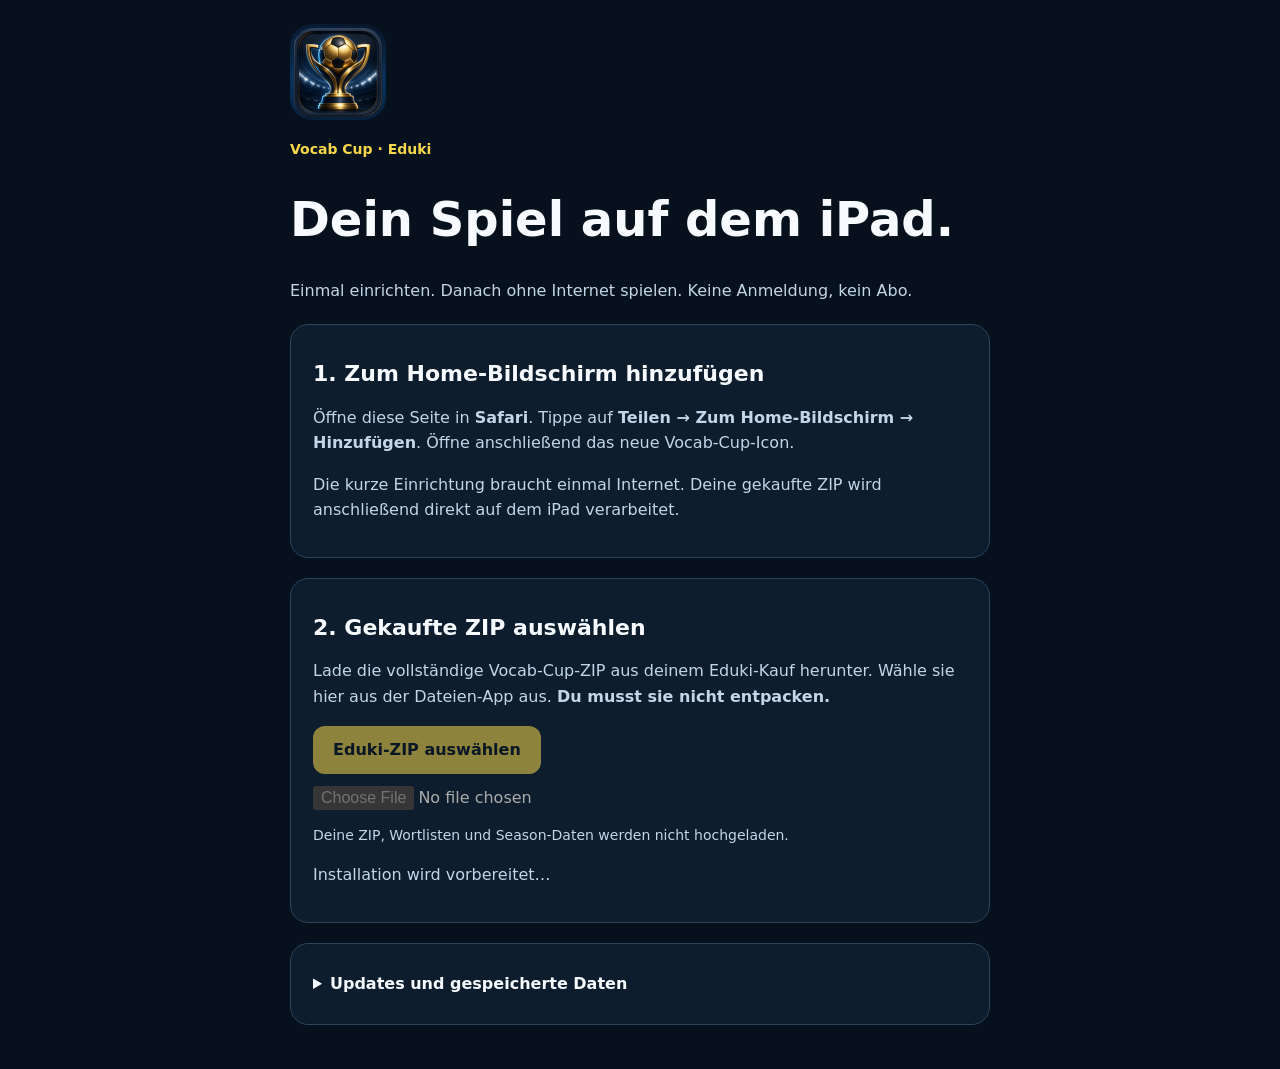
<file: index.html>
<!doctype html>
<html lang="de">
<head>
  <meta charset="utf-8">
  <meta name="viewport" content="width=device-width, initial-scale=1, viewport-fit=cover">
  <meta name="theme-color" content="#07111d">
  <meta name="apple-mobile-web-app-capable" content="yes">
  <meta name="apple-mobile-web-app-title" content="Vocab Cup">
  <meta name="apple-mobile-web-app-status-bar-style" content="default">
  <link rel="manifest" href="manifest.webmanifest">
  <link rel="icon" href="icons/icon-192.png" type="image/png">
  <link rel="apple-touch-icon" href="icons/apple-touch-icon.png">
  <link rel="stylesheet" href="styles.css">
  <title>Vocab Cup auf dem iPad installieren</title>
</head>
<body>
  <main>
    <img class="brand" src="icons/icon-192.png" alt="" width="96" height="96">
    <p class="eyebrow">Vocab Cup · Eduki</p>
    <h1>Dein Spiel auf dem iPad.</h1>
    <p>Einmal einrichten. Danach ohne Internet spielen. Keine Anmeldung, kein Abo.</p>
    <section id="browserInstructions">
      <h2>1. Zum Home-Bildschirm hinzufügen</h2>
      <p>Öffne diese Seite in <strong>Safari</strong>. Tippe auf <strong>Teilen → Zum Home-Bildschirm → Hinzufügen</strong>. Öffne anschließend das neue Vocab-Cup-Icon.</p>
      <p>Die kurze Einrichtung braucht einmal Internet. Deine gekaufte ZIP wird anschließend direkt auf dem iPad verarbeitet.</p>
    </section>
    <section>
      <h2>2. Gekaufte ZIP auswählen</h2>
      <p>Lade die vollständige Vocab-Cup-ZIP aus deinem Eduki-Kauf herunter. Wähle sie hier aus der Dateien-App aus. <strong>Du musst sie nicht entpacken.</strong></p>
      <label class="file-button" for="packageFile">Eduki-ZIP auswählen</label>
      <input id="packageFile" type="file" accept=".zip,application/zip,application/x-zip-compressed" disabled>
      <p class="small">Deine ZIP, Wortlisten und Season-Daten werden nicht hochgeladen.</p>
      <progress id="installProgress" value="0" max="1" hidden aria-label="Installation"></progress>
      <p id="installStatus" role="status">Installation wird vorbereitet…</p>
    </section>
    <section id="installedPanel" hidden>
      <h2>3. Offline spielen</h2>
      <p id="installedDescription"></p>
      <a class="primary" id="playLink" href="game/Start%20Vocab%20Cup.html">Vocab Cup starten</a>
      <p>Zum Prüfen: Flugmodus einschalten, App schließen und über das Vocab-Cup-Icon erneut öffnen. Auf dem iPad im Querformat spielen.</p>
    </section>
    <details>
      <summary>Updates und gespeicherte Daten</summary>
      <p>Für ein Update exportierst du zuerst im Spiel die Wortlisten- und Season-Backups. Öffne dann im Teacher Setup „iPad-Installation / Update“ und wähle die neue Eduki-ZIP. Deine Daten bleiben auf diesem iPad gespeichert.</p>
      <p>iPadOS kann Website-Daten bei Speichermangel oder nach einer Bereinigung löschen. Bewahre ZIP und Backups auf. Dann kannst du das Spiel hier erneut installieren. Ein neues Gerät übernimmt deine Daten nicht automatisch.</p>
      <p>Empfohlen: iPadOS 17 oder neuer, aktuelles Safari und mindestens 1 GB freier Speicher. Die Installation benötigt keine kostenpflichtige Zusatz-App.</p>
    </details>
  </main>
  <script src="storage.js"></script>
  <script type="module" src="installer.js"></script>
</body>
</html>
</file>
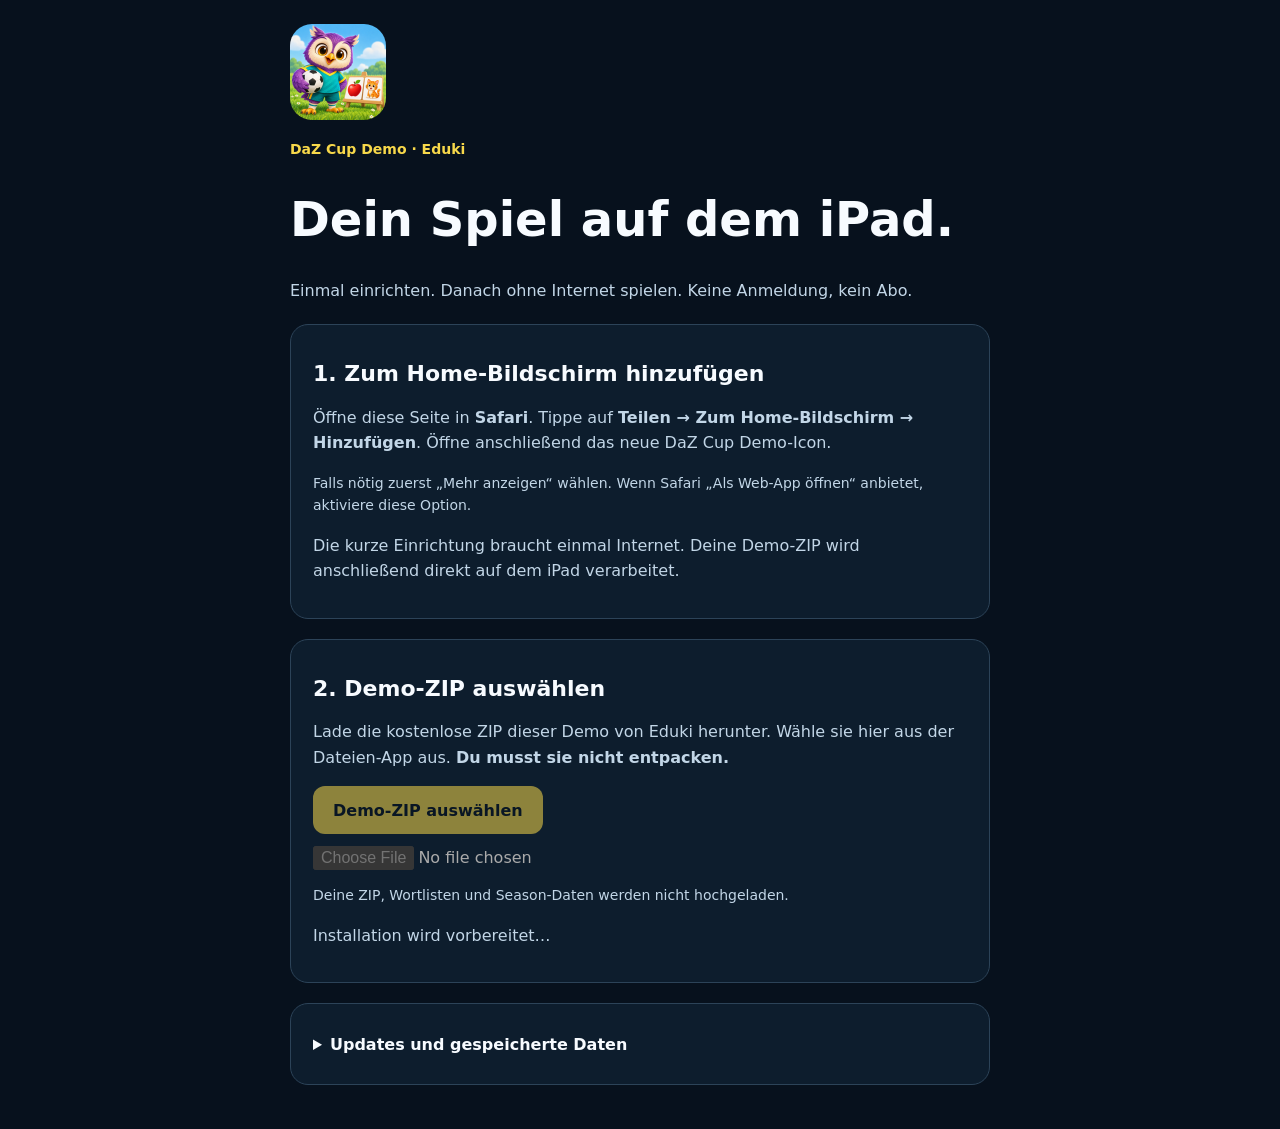
<file: daz-demo/index.html>
<!doctype html>
<html lang="de">
<head>
  <meta charset="utf-8">
  <meta name="viewport" content="width=device-width, initial-scale=1, viewport-fit=cover">
  <meta name="theme-color" content="#07111d">
  <meta name="apple-mobile-web-app-capable" content="yes">
  <meta name="apple-mobile-web-app-title" content="DaZ Cup Demo">
  <meta name="apple-mobile-web-app-status-bar-style" content="default">
  <link rel="manifest" href="manifest.webmanifest">
  <link rel="icon" href="icons/icon-192.png" type="image/png">
  <link rel="apple-touch-icon" href="icons/apple-touch-icon.png">
  <link rel="stylesheet" href="styles.css">
  <title>DaZ Cup Demo auf dem iPad installieren</title>
</head>
<body>
  <main>
    <img class="brand" src="icons/icon-192.png" alt="" width="96" height="96">
    <p class="eyebrow">DaZ Cup Demo · Eduki</p>
    <h1>Dein Spiel auf dem iPad.</h1>
    <p>Einmal einrichten. Danach ohne Internet spielen. Keine Anmeldung, kein Abo.</p>
    <section id="browserInstructions">
      <h2>1. Zum Home-Bildschirm hinzufügen</h2>
      <p>Öffne diese Seite in <strong>Safari</strong>. Tippe auf <strong>Teilen → Zum Home-Bildschirm → Hinzufügen</strong>. Öffne anschließend das neue DaZ Cup Demo-Icon.</p>
      <p class="small">Falls nötig zuerst „Mehr anzeigen“ wählen. Wenn Safari „Als Web-App öffnen“ anbietet, aktiviere diese Option.</p>
      <p>Die kurze Einrichtung braucht einmal Internet. Deine Demo-ZIP wird anschließend direkt auf dem iPad verarbeitet.</p>
    </section>
    <section>
      <h2>2. Demo-ZIP auswählen</h2>
      <p>Lade die kostenlose ZIP dieser Demo von Eduki herunter. Wähle sie hier aus der Dateien-App aus. <strong>Du musst sie nicht entpacken.</strong></p>
      <label class="file-button" for="packageFile">Demo-ZIP auswählen</label>
      <input id="packageFile" type="file" accept=".zip,application/zip,application/x-zip-compressed" disabled>
      <p class="small">Deine ZIP, Wortlisten und Season-Daten werden nicht hochgeladen.</p>
      <progress id="installProgress" value="0" max="1" hidden aria-label="Installation"></progress>
      <p id="installStatus" role="status">Installation wird vorbereitet…</p>
    </section>
    <section id="installedPanel" hidden>
      <h2>3. Offline spielen</h2>
      <p id="installedDescription"></p>
      <a class="primary" id="playLink" href="game/DaZ%20Cup%20Demo.html">DaZ Cup Demo starten</a>
      <p>Zum Prüfen: Flugmodus einschalten, App schließen und über das DaZ Cup Demo-Icon erneut öffnen. Auf dem iPad im Querformat spielen.</p>
    </section>
    <details>
      <summary>Updates und gespeicherte Daten</summary>
      <p>Für ein Update exportierst du zuerst die im Spiel angebotenen Backups. Öffne dann im Lehrer-Setup „iPad-Installation / Update“ und wähle die neue Eduki-ZIP. Deine Daten bleiben auf diesem iPad gespeichert.</p>
      <p>iPadOS kann Website-Daten bei Speichermangel oder nach einer Bereinigung löschen. Bewahre ZIP und Backups auf. Dann kannst du das Spiel hier erneut installieren. Ein neues Gerät übernimmt deine Daten nicht automatisch.</p>
      <p>Empfohlen: iPadOS 17 oder neuer, aktuelles Safari und mindestens 1 GB freier Speicher. Die Installation benötigt keine kostenpflichtige Zusatz-App.</p>
    </details>
  </main>
  <script src="config.js"></script>
  <script src="storage.js"></script>
  <script type="module" src="installer.js"></script>
</body>
</html>
</file>
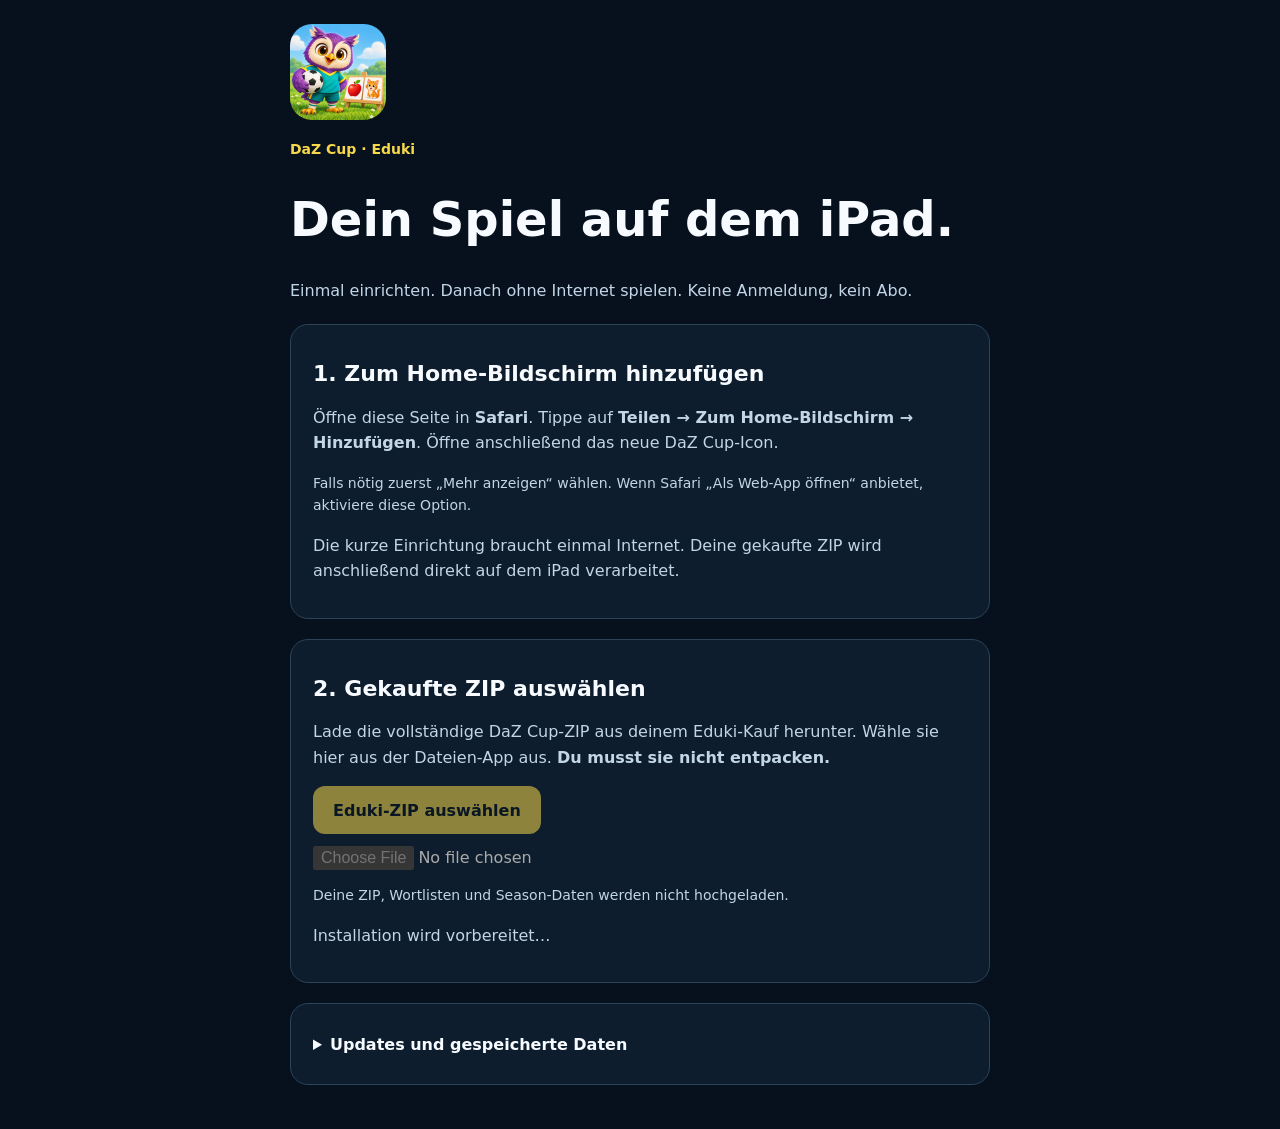
<file: daz/index.html>
<!doctype html>
<html lang="de">
<head>
  <meta charset="utf-8">
  <meta name="viewport" content="width=device-width, initial-scale=1, viewport-fit=cover">
  <meta name="theme-color" content="#07111d">
  <meta name="apple-mobile-web-app-capable" content="yes">
  <meta name="apple-mobile-web-app-title" content="DaZ Cup">
  <meta name="apple-mobile-web-app-status-bar-style" content="default">
  <link rel="manifest" href="manifest.webmanifest">
  <link rel="icon" href="icons/icon-192.png" type="image/png">
  <link rel="apple-touch-icon" href="icons/apple-touch-icon.png">
  <link rel="stylesheet" href="styles.css">
  <title>DaZ Cup auf dem iPad installieren</title>
</head>
<body>
  <main>
    <img class="brand" src="icons/icon-192.png" alt="" width="96" height="96">
    <p class="eyebrow">DaZ Cup · Eduki</p>
    <h1>Dein Spiel auf dem iPad.</h1>
    <p>Einmal einrichten. Danach ohne Internet spielen. Keine Anmeldung, kein Abo.</p>
    <section id="browserInstructions">
      <h2>1. Zum Home-Bildschirm hinzufügen</h2>
      <p>Öffne diese Seite in <strong>Safari</strong>. Tippe auf <strong>Teilen → Zum Home-Bildschirm → Hinzufügen</strong>. Öffne anschließend das neue DaZ Cup-Icon.</p>
      <p class="small">Falls nötig zuerst „Mehr anzeigen“ wählen. Wenn Safari „Als Web-App öffnen“ anbietet, aktiviere diese Option.</p>
      <p>Die kurze Einrichtung braucht einmal Internet. Deine gekaufte ZIP wird anschließend direkt auf dem iPad verarbeitet.</p>
    </section>
    <section>
      <h2>2. Gekaufte ZIP auswählen</h2>
      <p>Lade die vollständige DaZ Cup-ZIP aus deinem Eduki-Kauf herunter. Wähle sie hier aus der Dateien-App aus. <strong>Du musst sie nicht entpacken.</strong></p>
      <label class="file-button" for="packageFile">Eduki-ZIP auswählen</label>
      <input id="packageFile" type="file" accept=".zip,application/zip,application/x-zip-compressed" disabled>
      <p class="small">Deine ZIP, Wortlisten und Season-Daten werden nicht hochgeladen.</p>
      <progress id="installProgress" value="0" max="1" hidden aria-label="Installation"></progress>
      <p id="installStatus" role="status">Installation wird vorbereitet…</p>
    </section>
    <section id="installedPanel" hidden>
      <h2>3. Offline spielen</h2>
      <p id="installedDescription"></p>
      <a class="primary" id="playLink" href="game/DaZ%20Cup.html">DaZ Cup starten</a>
      <p>Zum Prüfen: Flugmodus einschalten, App schließen und über das DaZ Cup-Icon erneut öffnen. Auf dem iPad im Querformat spielen.</p>
    </section>
    <details>
      <summary>Updates und gespeicherte Daten</summary>
      <p>Für ein Update exportierst du zuerst die im Spiel angebotenen Backups. Öffne dann im Lehrer-Setup „iPad-Installation / Update“ und wähle die neue Eduki-ZIP. Deine Daten bleiben auf diesem iPad gespeichert.</p>
      <p>iPadOS kann Website-Daten bei Speichermangel oder nach einer Bereinigung löschen. Bewahre ZIP und Backups auf. Dann kannst du das Spiel hier erneut installieren. Ein neues Gerät übernimmt deine Daten nicht automatisch.</p>
      <p>Empfohlen: iPadOS 17 oder neuer, aktuelles Safari und mindestens 1 GB freier Speicher. Die Installation benötigt keine kostenpflichtige Zusatz-App.</p>
    </details>
  </main>
  <script src="config.js"></script>
  <script src="storage.js"></script>
  <script type="module" src="installer.js"></script>
</body>
</html>
</file>
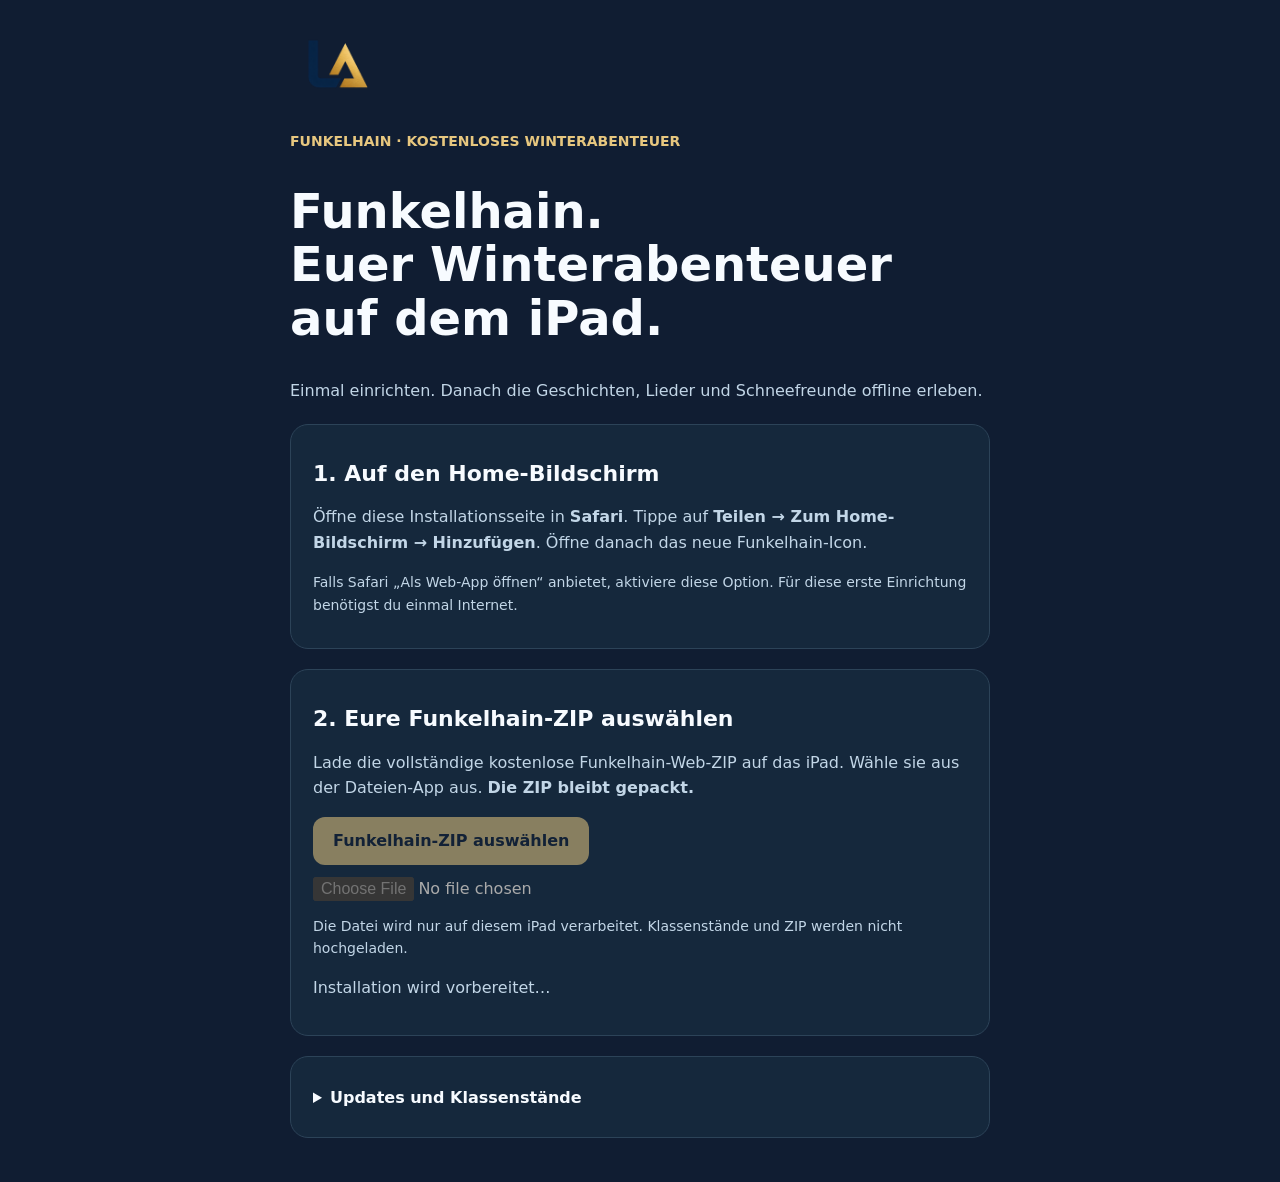
<file: funkelhain/index.html>
<!doctype html><html lang="de"><head><meta charset="utf-8"><meta name="viewport" content="width=device-width,initial-scale=1,viewport-fit=cover"><meta name="theme-color" content="#101d32"><meta name="apple-mobile-web-app-capable" content="yes"><meta name="apple-mobile-web-app-title" content="Funkelhain"><meta name="apple-mobile-web-app-status-bar-style" content="default"><link rel="manifest" href="manifest.webmanifest"><link rel="icon" href="icons/icon-192.png"><link rel="apple-touch-icon" href="icons/apple-touch-icon.png"><link rel="stylesheet" href="styles.css"><title>Funkelhain auf dem iPad</title></head><body><main><img class="brand" src="icons/icon-192.png" width="88" height="88" alt="Lesson Arcade"><p class="eyebrow">FUNKELHAIN · KOSTENLOSES WINTERABENTEUER</p><h1>Funkelhain.<br>Euer Winterabenteuer auf dem iPad.</h1><p>Einmal einrichten. Danach die Geschichten, Lieder und Schneefreunde offline erleben.</p><section id="browserInstructions"><h2>1. Auf den Home-Bildschirm</h2><p>Öffne diese Installationsseite in <strong>Safari</strong>. Tippe auf <strong>Teilen → Zum Home-Bildschirm → Hinzufügen</strong>. Öffne danach das neue Funkelhain-Icon.</p><p class="small">Falls Safari „Als Web-App öffnen“ anbietet, aktiviere diese Option. Für diese erste Einrichtung benötigst du einmal Internet.</p></section><section><h2>2. Eure Funkelhain-ZIP auswählen</h2><p>Lade die vollständige kostenlose Funkelhain-Web-ZIP auf das iPad. Wähle sie aus der Dateien-App aus. <strong>Die ZIP bleibt gepackt.</strong></p><label class="file-button" for="packageFile">Funkelhain-ZIP auswählen</label><input id="packageFile" type="file" accept=".zip,application/zip,application/x-zip-compressed" disabled><p class="small">Die Datei wird nur auf diesem iPad verarbeitet. Klassenstände und ZIP werden nicht hochgeladen.</p><progress id="installProgress" value="0" max="1" hidden aria-label="Installation"></progress><p id="installStatus" role="status" aria-live="polite">Installation wird vorbereitet…</p></section><section id="installedPanel" hidden><h2>3. Ins Winterdorf</h2><p id="installedDescription"></p><a id="playLink" class="primary">Funkelhain starten</a><p>Zum Prüfen: Flugmodus einschalten, die App schließen und über das Funkelhain-Icon erneut öffnen. Im Querformat habt ihr die beste Sicht.</p></section><details><summary>Updates und Klassenstände</summary><p>Sichert euren Klassenstand im Lehrkraftbereich unter „Sicherung &amp; Gerätewechsel“. Ein Update wählt ihr über „iPad-Installation / Update“ im Bereich „Material“ aus. Eure lokalen Klassenstände bleiben beim erfolgreichen Paketwechsel erhalten.</p><p>Bewahrt ZIP und Sicherung auf. Nach dem Löschen von Website-Daten, bei Speichermangel oder auf einem neuen Gerät ist eine erneute Einrichtung nötig. Es gibt keine automatische Gerätesynchronisation.</p><p>Empfohlen: aktuelles Safari, iPadOS 17 oder neuer und mindestens 1 GB freier Speicher. Eine Erstinstallation ganz ohne Internet ist nicht möglich.</p></details></main><script src="config.js"></script><script src="storage.js"></script><script type="module" src="installer.js"></script></body></html>
</file>
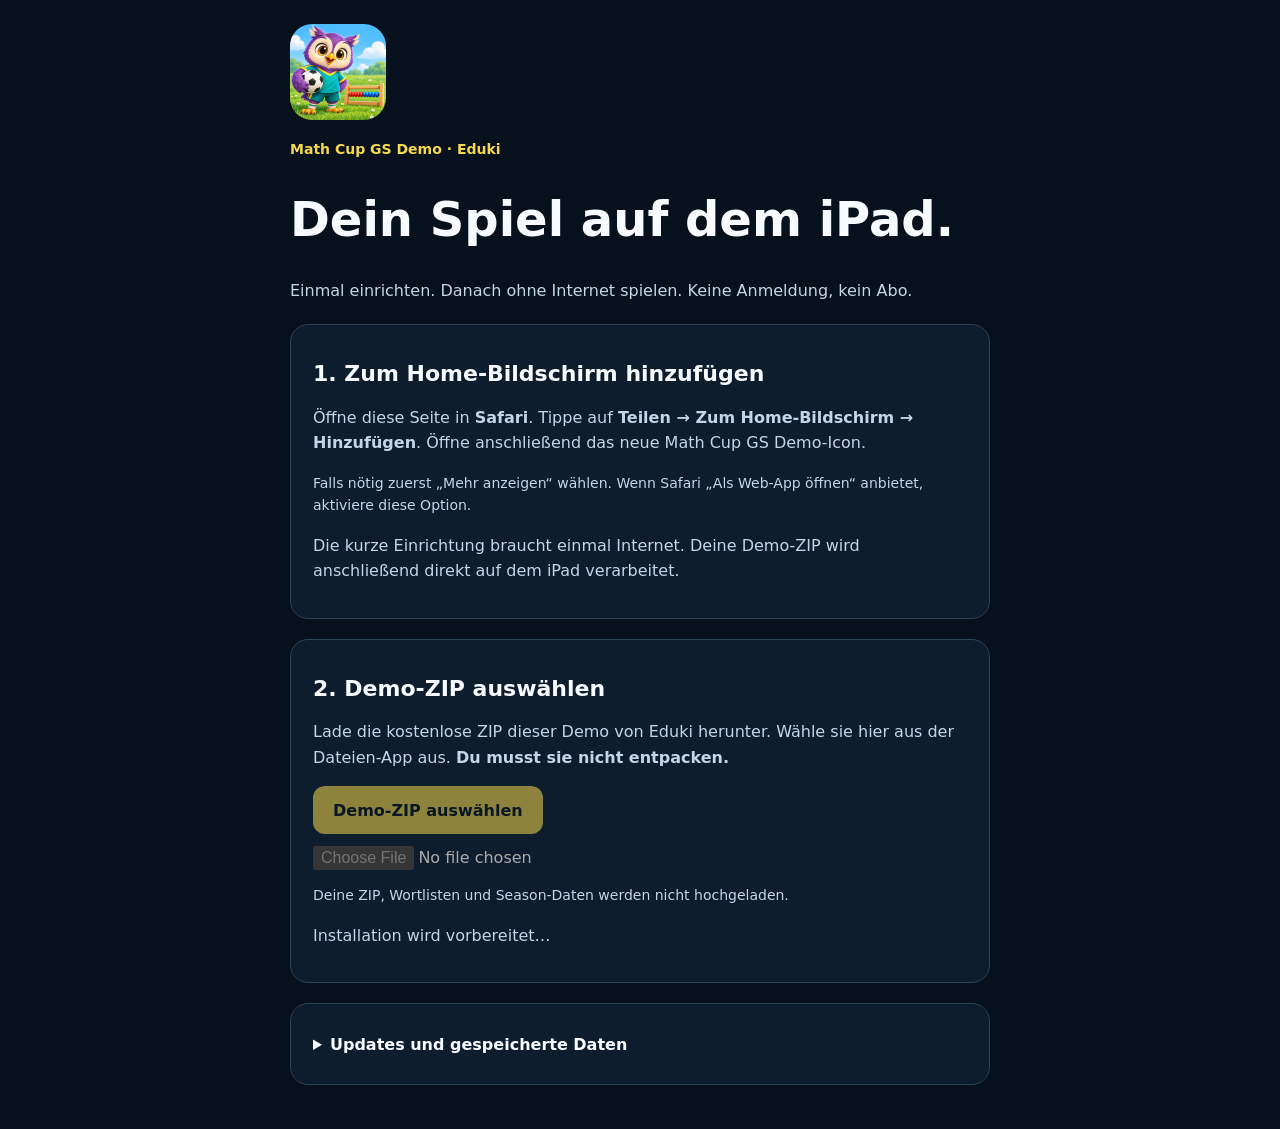
<file: math-gs-demo/index.html>
<!doctype html>
<html lang="de">
<head>
  <meta charset="utf-8">
  <meta name="viewport" content="width=device-width, initial-scale=1, viewport-fit=cover">
  <meta name="theme-color" content="#07111d">
  <meta name="apple-mobile-web-app-capable" content="yes">
  <meta name="apple-mobile-web-app-title" content="Math Cup GS Demo">
  <meta name="apple-mobile-web-app-status-bar-style" content="default">
  <link rel="manifest" href="manifest.webmanifest">
  <link rel="icon" href="icons/icon-192.png" type="image/png">
  <link rel="apple-touch-icon" href="icons/apple-touch-icon.png">
  <link rel="stylesheet" href="styles.css">
  <title>Math Cup GS Demo auf dem iPad installieren</title>
</head>
<body>
  <main>
    <img class="brand" src="icons/icon-192.png" alt="" width="96" height="96">
    <p class="eyebrow">Math Cup GS Demo · Eduki</p>
    <h1>Dein Spiel auf dem iPad.</h1>
    <p>Einmal einrichten. Danach ohne Internet spielen. Keine Anmeldung, kein Abo.</p>
    <section id="browserInstructions">
      <h2>1. Zum Home-Bildschirm hinzufügen</h2>
      <p>Öffne diese Seite in <strong>Safari</strong>. Tippe auf <strong>Teilen → Zum Home-Bildschirm → Hinzufügen</strong>. Öffne anschließend das neue Math Cup GS Demo-Icon.</p>
      <p class="small">Falls nötig zuerst „Mehr anzeigen“ wählen. Wenn Safari „Als Web-App öffnen“ anbietet, aktiviere diese Option.</p>
      <p>Die kurze Einrichtung braucht einmal Internet. Deine Demo-ZIP wird anschließend direkt auf dem iPad verarbeitet.</p>
    </section>
    <section>
      <h2>2. Demo-ZIP auswählen</h2>
      <p>Lade die kostenlose ZIP dieser Demo von Eduki herunter. Wähle sie hier aus der Dateien-App aus. <strong>Du musst sie nicht entpacken.</strong></p>
      <label class="file-button" for="packageFile">Demo-ZIP auswählen</label>
      <input id="packageFile" type="file" accept=".zip,application/zip,application/x-zip-compressed" disabled>
      <p class="small">Deine ZIP, Wortlisten und Season-Daten werden nicht hochgeladen.</p>
      <progress id="installProgress" value="0" max="1" hidden aria-label="Installation"></progress>
      <p id="installStatus" role="status">Installation wird vorbereitet…</p>
    </section>
    <section id="installedPanel" hidden>
      <h2>3. Offline spielen</h2>
      <p id="installedDescription"></p>
      <a class="primary" id="playLink" href="game/Start%20Vocab%20Cup.html">Math Cup GS Demo starten</a>
      <p>Zum Prüfen: Flugmodus einschalten, App schließen und über das Math Cup GS Demo-Icon erneut öffnen. Auf dem iPad im Querformat spielen.</p>
    </section>
    <details>
      <summary>Updates und gespeicherte Daten</summary>
      <p>Für ein Update exportierst du zuerst die im Spiel angebotenen Backups. Öffne dann im Lehrer-Setup „iPad-Installation / Update“ und wähle die neue Eduki-ZIP. Deine Daten bleiben auf diesem iPad gespeichert.</p>
      <p>iPadOS kann Website-Daten bei Speichermangel oder nach einer Bereinigung löschen. Bewahre ZIP und Backups auf. Dann kannst du das Spiel hier erneut installieren. Ein neues Gerät übernimmt deine Daten nicht automatisch.</p>
      <p>Empfohlen: iPadOS 17 oder neuer, aktuelles Safari und mindestens 1 GB freier Speicher. Die Installation benötigt keine kostenpflichtige Zusatz-App.</p>
    </details>
  </main>
  <script src="config.js"></script>
  <script src="storage.js"></script>
  <script type="module" src="installer.js"></script>
</body>
</html>
</file>
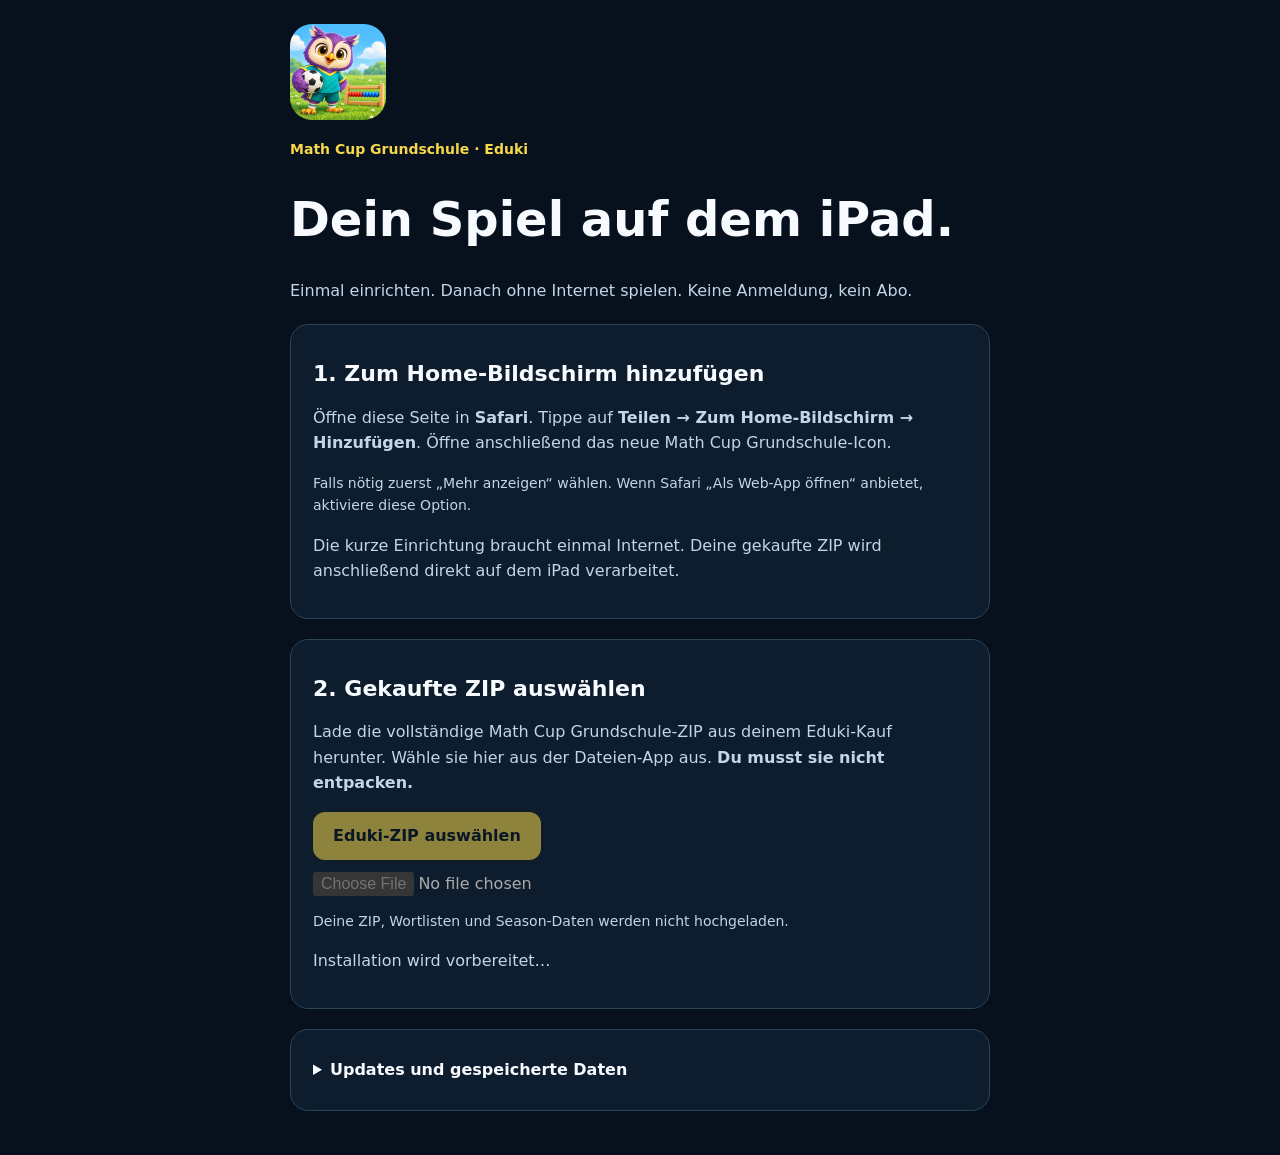
<file: math-gs/index.html>
<!doctype html>
<html lang="de">
<head>
  <meta charset="utf-8">
  <meta name="viewport" content="width=device-width, initial-scale=1, viewport-fit=cover">
  <meta name="theme-color" content="#07111d">
  <meta name="apple-mobile-web-app-capable" content="yes">
  <meta name="apple-mobile-web-app-title" content="Math Cup Grundschule">
  <meta name="apple-mobile-web-app-status-bar-style" content="default">
  <link rel="manifest" href="manifest.webmanifest">
  <link rel="icon" href="icons/icon-192.png" type="image/png">
  <link rel="apple-touch-icon" href="icons/apple-touch-icon.png">
  <link rel="stylesheet" href="styles.css">
  <title>Math Cup Grundschule auf dem iPad installieren</title>
</head>
<body>
  <main>
    <img class="brand" src="icons/icon-192.png" alt="" width="96" height="96">
    <p class="eyebrow">Math Cup Grundschule · Eduki</p>
    <h1>Dein Spiel auf dem iPad.</h1>
    <p>Einmal einrichten. Danach ohne Internet spielen. Keine Anmeldung, kein Abo.</p>
    <section id="browserInstructions">
      <h2>1. Zum Home-Bildschirm hinzufügen</h2>
      <p>Öffne diese Seite in <strong>Safari</strong>. Tippe auf <strong>Teilen → Zum Home-Bildschirm → Hinzufügen</strong>. Öffne anschließend das neue Math Cup Grundschule-Icon.</p>
      <p class="small">Falls nötig zuerst „Mehr anzeigen“ wählen. Wenn Safari „Als Web-App öffnen“ anbietet, aktiviere diese Option.</p>
      <p>Die kurze Einrichtung braucht einmal Internet. Deine gekaufte ZIP wird anschließend direkt auf dem iPad verarbeitet.</p>
    </section>
    <section>
      <h2>2. Gekaufte ZIP auswählen</h2>
      <p>Lade die vollständige Math Cup Grundschule-ZIP aus deinem Eduki-Kauf herunter. Wähle sie hier aus der Dateien-App aus. <strong>Du musst sie nicht entpacken.</strong></p>
      <label class="file-button" for="packageFile">Eduki-ZIP auswählen</label>
      <input id="packageFile" type="file" accept=".zip,application/zip,application/x-zip-compressed" disabled>
      <p class="small">Deine ZIP, Wortlisten und Season-Daten werden nicht hochgeladen.</p>
      <progress id="installProgress" value="0" max="1" hidden aria-label="Installation"></progress>
      <p id="installStatus" role="status">Installation wird vorbereitet…</p>
    </section>
    <section id="installedPanel" hidden>
      <h2>3. Offline spielen</h2>
      <p id="installedDescription"></p>
      <a class="primary" id="playLink" href="game/Start%20Vocab%20Cup.html">Math Cup Grundschule starten</a>
      <p>Zum Prüfen: Flugmodus einschalten, App schließen und über das Math Cup Grundschule-Icon erneut öffnen. Auf dem iPad im Querformat spielen.</p>
    </section>
    <details>
      <summary>Updates und gespeicherte Daten</summary>
      <p>Für ein Update exportierst du zuerst die im Spiel angebotenen Backups. Öffne dann im Lehrer-Setup „iPad-Installation / Update“ und wähle die neue Eduki-ZIP. Deine Daten bleiben auf diesem iPad gespeichert.</p>
      <p>iPadOS kann Website-Daten bei Speichermangel oder nach einer Bereinigung löschen. Bewahre ZIP und Backups auf. Dann kannst du das Spiel hier erneut installieren. Ein neues Gerät übernimmt deine Daten nicht automatisch.</p>
      <p>Empfohlen: iPadOS 17 oder neuer, aktuelles Safari und mindestens 1 GB freier Speicher. Die Installation benötigt keine kostenpflichtige Zusatz-App.</p>
    </details>
  </main>
  <script src="config.js"></script>
  <script src="storage.js"></script>
  <script type="module" src="installer.js"></script>
</body>
</html>
</file>
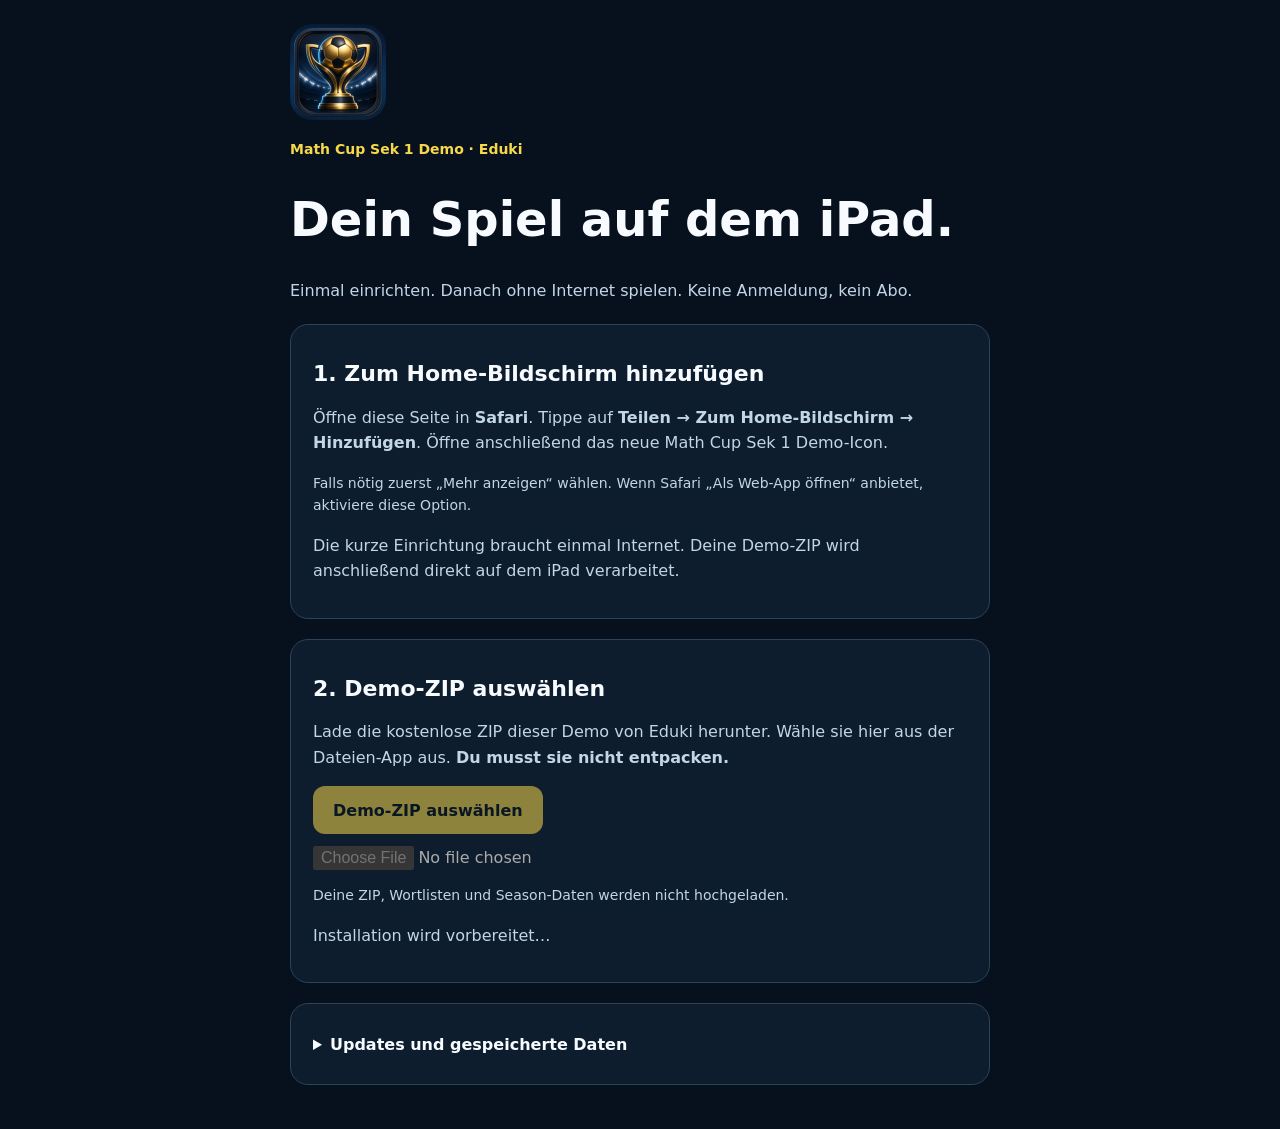
<file: math-sek-demo/index.html>
<!doctype html>
<html lang="de">
<head>
  <meta charset="utf-8">
  <meta name="viewport" content="width=device-width, initial-scale=1, viewport-fit=cover">
  <meta name="theme-color" content="#07111d">
  <meta name="apple-mobile-web-app-capable" content="yes">
  <meta name="apple-mobile-web-app-title" content="Math Cup Sek 1 Demo">
  <meta name="apple-mobile-web-app-status-bar-style" content="default">
  <link rel="manifest" href="manifest.webmanifest">
  <link rel="icon" href="icons/icon-192.png" type="image/png">
  <link rel="apple-touch-icon" href="icons/apple-touch-icon.png">
  <link rel="stylesheet" href="styles.css">
  <title>Math Cup Sek 1 Demo auf dem iPad installieren</title>
</head>
<body>
  <main>
    <img class="brand" src="icons/icon-192.png" alt="" width="96" height="96">
    <p class="eyebrow">Math Cup Sek 1 Demo · Eduki</p>
    <h1>Dein Spiel auf dem iPad.</h1>
    <p>Einmal einrichten. Danach ohne Internet spielen. Keine Anmeldung, kein Abo.</p>
    <section id="browserInstructions">
      <h2>1. Zum Home-Bildschirm hinzufügen</h2>
      <p>Öffne diese Seite in <strong>Safari</strong>. Tippe auf <strong>Teilen → Zum Home-Bildschirm → Hinzufügen</strong>. Öffne anschließend das neue Math Cup Sek 1 Demo-Icon.</p>
      <p class="small">Falls nötig zuerst „Mehr anzeigen“ wählen. Wenn Safari „Als Web-App öffnen“ anbietet, aktiviere diese Option.</p>
      <p>Die kurze Einrichtung braucht einmal Internet. Deine Demo-ZIP wird anschließend direkt auf dem iPad verarbeitet.</p>
    </section>
    <section>
      <h2>2. Demo-ZIP auswählen</h2>
      <p>Lade die kostenlose ZIP dieser Demo von Eduki herunter. Wähle sie hier aus der Dateien-App aus. <strong>Du musst sie nicht entpacken.</strong></p>
      <label class="file-button" for="packageFile">Demo-ZIP auswählen</label>
      <input id="packageFile" type="file" accept=".zip,application/zip,application/x-zip-compressed" disabled>
      <p class="small">Deine ZIP, Wortlisten und Season-Daten werden nicht hochgeladen.</p>
      <progress id="installProgress" value="0" max="1" hidden aria-label="Installation"></progress>
      <p id="installStatus" role="status">Installation wird vorbereitet…</p>
    </section>
    <section id="installedPanel" hidden>
      <h2>3. Offline spielen</h2>
      <p id="installedDescription"></p>
      <a class="primary" id="playLink" href="game/Start%20Vocab%20Cup.html">Math Cup Sek 1 Demo starten</a>
      <p>Zum Prüfen: Flugmodus einschalten, App schließen und über das Math Cup Sek 1 Demo-Icon erneut öffnen. Auf dem iPad im Querformat spielen.</p>
    </section>
    <details>
      <summary>Updates und gespeicherte Daten</summary>
      <p>Für ein Update exportierst du zuerst die im Spiel angebotenen Backups. Öffne dann im Lehrer-Setup „iPad-Installation / Update“ und wähle die neue Eduki-ZIP. Deine Daten bleiben auf diesem iPad gespeichert.</p>
      <p>iPadOS kann Website-Daten bei Speichermangel oder nach einer Bereinigung löschen. Bewahre ZIP und Backups auf. Dann kannst du das Spiel hier erneut installieren. Ein neues Gerät übernimmt deine Daten nicht automatisch.</p>
      <p>Empfohlen: iPadOS 17 oder neuer, aktuelles Safari und mindestens 1 GB freier Speicher. Die Installation benötigt keine kostenpflichtige Zusatz-App.</p>
    </details>
  </main>
  <script src="config.js"></script>
  <script src="storage.js"></script>
  <script type="module" src="installer.js"></script>
</body>
</html>
</file>
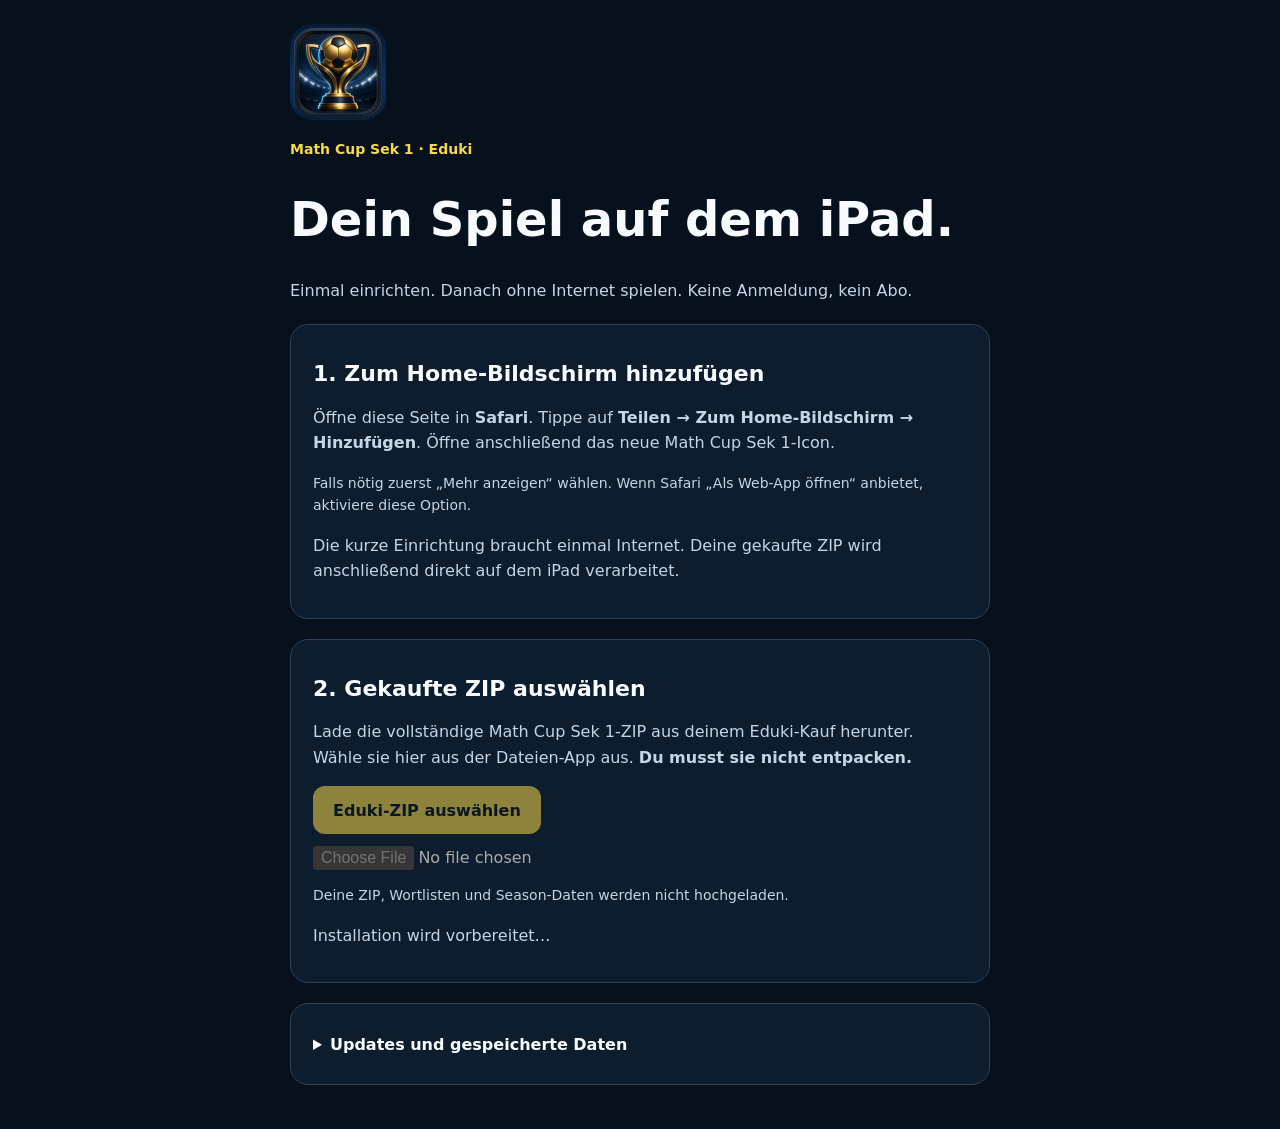
<file: math-sek/index.html>
<!doctype html>
<html lang="de">
<head>
  <meta charset="utf-8">
  <meta name="viewport" content="width=device-width, initial-scale=1, viewport-fit=cover">
  <meta name="theme-color" content="#07111d">
  <meta name="apple-mobile-web-app-capable" content="yes">
  <meta name="apple-mobile-web-app-title" content="Math Cup Sek 1">
  <meta name="apple-mobile-web-app-status-bar-style" content="default">
  <link rel="manifest" href="manifest.webmanifest">
  <link rel="icon" href="icons/icon-192.png" type="image/png">
  <link rel="apple-touch-icon" href="icons/apple-touch-icon.png">
  <link rel="stylesheet" href="styles.css">
  <title>Math Cup Sek 1 auf dem iPad installieren</title>
</head>
<body>
  <main>
    <img class="brand" src="icons/icon-192.png" alt="" width="96" height="96">
    <p class="eyebrow">Math Cup Sek 1 · Eduki</p>
    <h1>Dein Spiel auf dem iPad.</h1>
    <p>Einmal einrichten. Danach ohne Internet spielen. Keine Anmeldung, kein Abo.</p>
    <section id="browserInstructions">
      <h2>1. Zum Home-Bildschirm hinzufügen</h2>
      <p>Öffne diese Seite in <strong>Safari</strong>. Tippe auf <strong>Teilen → Zum Home-Bildschirm → Hinzufügen</strong>. Öffne anschließend das neue Math Cup Sek 1-Icon.</p>
      <p class="small">Falls nötig zuerst „Mehr anzeigen“ wählen. Wenn Safari „Als Web-App öffnen“ anbietet, aktiviere diese Option.</p>
      <p>Die kurze Einrichtung braucht einmal Internet. Deine gekaufte ZIP wird anschließend direkt auf dem iPad verarbeitet.</p>
    </section>
    <section>
      <h2>2. Gekaufte ZIP auswählen</h2>
      <p>Lade die vollständige Math Cup Sek 1-ZIP aus deinem Eduki-Kauf herunter. Wähle sie hier aus der Dateien-App aus. <strong>Du musst sie nicht entpacken.</strong></p>
      <label class="file-button" for="packageFile">Eduki-ZIP auswählen</label>
      <input id="packageFile" type="file" accept=".zip,application/zip,application/x-zip-compressed" disabled>
      <p class="small">Deine ZIP, Wortlisten und Season-Daten werden nicht hochgeladen.</p>
      <progress id="installProgress" value="0" max="1" hidden aria-label="Installation"></progress>
      <p id="installStatus" role="status">Installation wird vorbereitet…</p>
    </section>
    <section id="installedPanel" hidden>
      <h2>3. Offline spielen</h2>
      <p id="installedDescription"></p>
      <a class="primary" id="playLink" href="game/Start%20Vocab%20Cup.html">Math Cup Sek 1 starten</a>
      <p>Zum Prüfen: Flugmodus einschalten, App schließen und über das Math Cup Sek 1-Icon erneut öffnen. Auf dem iPad im Querformat spielen.</p>
    </section>
    <details>
      <summary>Updates und gespeicherte Daten</summary>
      <p>Für ein Update exportierst du zuerst die im Spiel angebotenen Backups. Öffne dann im Lehrer-Setup „iPad-Installation / Update“ und wähle die neue Eduki-ZIP. Deine Daten bleiben auf diesem iPad gespeichert.</p>
      <p>iPadOS kann Website-Daten bei Speichermangel oder nach einer Bereinigung löschen. Bewahre ZIP und Backups auf. Dann kannst du das Spiel hier erneut installieren. Ein neues Gerät übernimmt deine Daten nicht automatisch.</p>
      <p>Empfohlen: iPadOS 17 oder neuer, aktuelles Safari und mindestens 1 GB freier Speicher. Die Installation benötigt keine kostenpflichtige Zusatz-App.</p>
    </details>
  </main>
  <script src="config.js"></script>
  <script src="storage.js"></script>
  <script type="module" src="installer.js"></script>
</body>
</html>
</file>
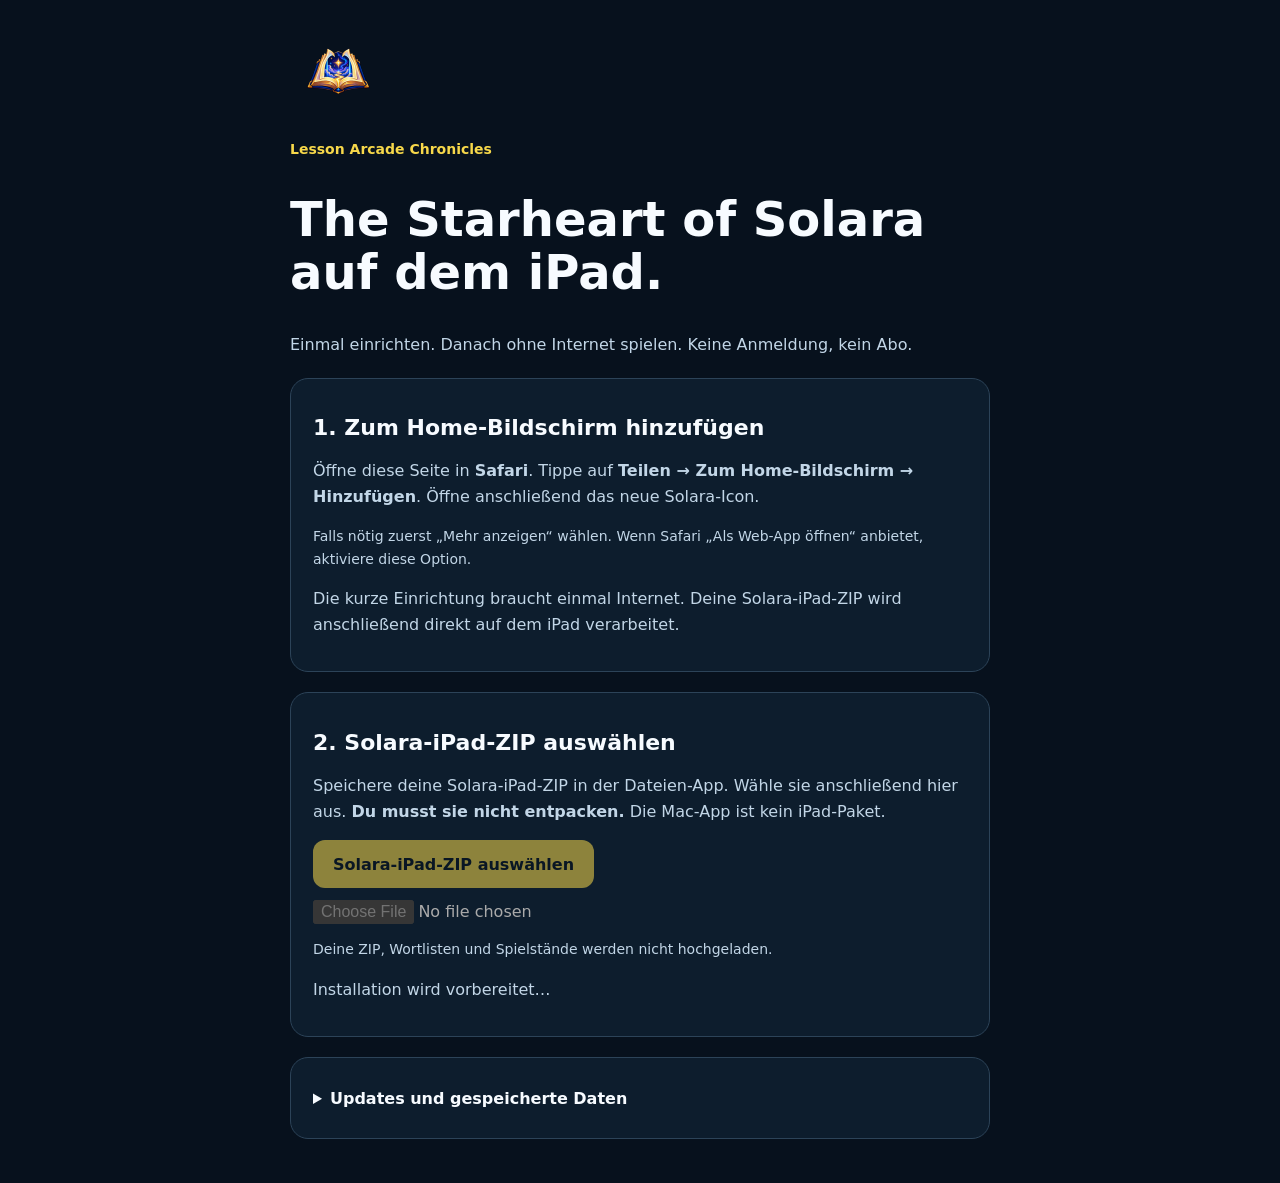
<file: solara/index.html>
<!doctype html>
<html lang="de">
<head>
  <meta charset="utf-8">
  <meta name="viewport" content="width=device-width, initial-scale=1, viewport-fit=cover">
  <meta name="theme-color" content="#07111d">
  <meta name="apple-mobile-web-app-capable" content="yes">
  <meta name="apple-mobile-web-app-title" content="Solara">
  <meta name="apple-mobile-web-app-status-bar-style" content="default">
  <link rel="manifest" href="manifest.webmanifest">
  <link rel="icon" href="icons/icon-192.png" type="image/png">
  <link rel="apple-touch-icon" href="icons/apple-touch-icon.png">
  <link rel="stylesheet" href="styles.css">
  <title>Solara auf dem iPad installieren</title>
</head>
<body>
  <main>
    <img class="brand" src="icons/icon-192.png" alt="" width="96" height="96">
    <p class="eyebrow">Lesson Arcade Chronicles</p>
    <h1>The Starheart of Solara<br>auf dem iPad.</h1>
    <p>Einmal einrichten. Danach ohne Internet spielen. Keine Anmeldung, kein Abo.</p>
    <section id="browserInstructions">
      <h2>1. Zum Home-Bildschirm hinzufügen</h2>
      <p>Öffne diese Seite in <strong>Safari</strong>. Tippe auf <strong>Teilen → Zum Home-Bildschirm → Hinzufügen</strong>. Öffne anschließend das neue Solara-Icon.</p>
      <p class="small">Falls nötig zuerst „Mehr anzeigen“ wählen. Wenn Safari „Als Web-App öffnen“ anbietet, aktiviere diese Option.</p>
      <p>Die kurze Einrichtung braucht einmal Internet. Deine Solara-iPad-ZIP wird anschließend direkt auf dem iPad verarbeitet.</p>
    </section>
    <section>
      <h2>2. Solara-iPad-ZIP auswählen</h2>
      <p>Speichere deine Solara-iPad-ZIP in der Dateien-App. Wähle sie anschließend hier aus. <strong>Du musst sie nicht entpacken.</strong> Die Mac-App ist kein iPad-Paket.</p>
      <label class="file-button" for="packageFile">Solara-iPad-ZIP auswählen</label>
      <input id="packageFile" type="file" accept=".zip,application/zip,application/x-zip-compressed" disabled>
      <p class="small">Deine ZIP, Wortlisten und Spielstände werden nicht hochgeladen.</p>
      <progress id="installProgress" value="0" max="1" hidden aria-label="Installation"></progress>
      <p id="installStatus" role="status">Installation wird vorbereitet…</p>
    </section>
    <section id="installedPanel" hidden>
      <h2>3. Offline spielen</h2>
      <p id="installedDescription"></p>
      <a class="primary" id="playLink" href="game/index.html">Solara starten</a>
      <p>Zum Prüfen: Flugmodus einschalten, App schließen und über das Solara-Icon erneut öffnen. Auf dem iPad im Querformat spielen.</p>
    </section>
    <details>
      <summary>Updates und gespeicherte Daten</summary>
      <p>Für ein Update exportierst du zuerst die im Spiel angebotenen Backups. Öffne dann im Camp „Installation / Update“ und wähle die neue Solara-iPad-ZIP. Deine Daten bleiben auf diesem iPad gespeichert.</p>
      <p>iPadOS kann Website-Daten bei Speichermangel oder nach einer Bereinigung löschen. Bewahre ZIP und Backups auf. Dann kannst du das Spiel hier erneut installieren. Ein neues Gerät übernimmt deine Daten nicht automatisch.</p>
      <p>Empfohlen: iPadOS 17 oder neuer, aktuelles Safari und mindestens 2 GB freier Speicher. Die Installation benötigt keine kostenpflichtige Zusatz-App.</p>
    </details>
  </main>
  <script src="config.js"></script>
  <script src="storage.js"></script>
  <script src="game-cache.js"></script>
  <script type="module" src="installer.js"></script>
</body>
</html>
</file>
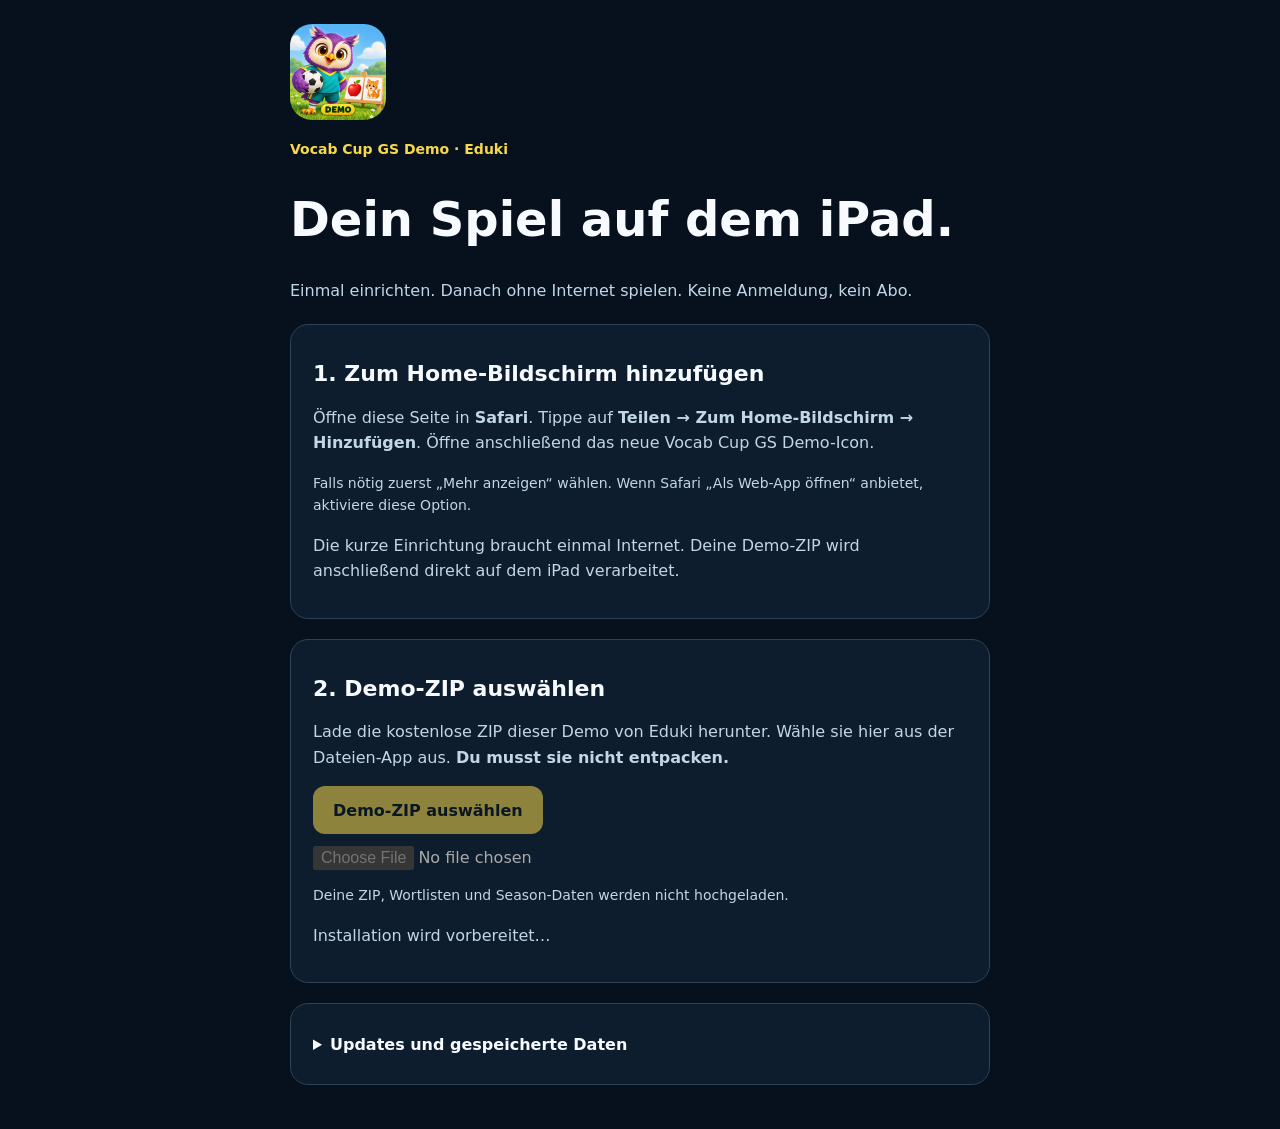
<file: vocab-gs-demo/index.html>
<!doctype html>
<html lang="de">
<head>
  <meta charset="utf-8">
  <meta name="viewport" content="width=device-width, initial-scale=1, viewport-fit=cover">
  <meta name="theme-color" content="#07111d">
  <meta name="apple-mobile-web-app-capable" content="yes">
  <meta name="apple-mobile-web-app-title" content="Vocab Cup GS Demo">
  <meta name="apple-mobile-web-app-status-bar-style" content="default">
  <link rel="manifest" href="manifest.webmanifest">
  <link rel="icon" href="icons/icon-192.png" type="image/png">
  <link rel="apple-touch-icon" href="icons/apple-touch-icon.png">
  <link rel="stylesheet" href="styles.css">
  <title>Vocab Cup GS Demo auf dem iPad installieren</title>
</head>
<body>
  <main>
    <img class="brand" src="icons/icon-192.png" alt="" width="96" height="96">
    <p class="eyebrow">Vocab Cup GS Demo · Eduki</p>
    <h1>Dein Spiel auf dem iPad.</h1>
    <p>Einmal einrichten. Danach ohne Internet spielen. Keine Anmeldung, kein Abo.</p>
    <section id="browserInstructions">
      <h2>1. Zum Home-Bildschirm hinzufügen</h2>
      <p>Öffne diese Seite in <strong>Safari</strong>. Tippe auf <strong>Teilen → Zum Home-Bildschirm → Hinzufügen</strong>. Öffne anschließend das neue Vocab Cup GS Demo-Icon.</p>
      <p class="small">Falls nötig zuerst „Mehr anzeigen“ wählen. Wenn Safari „Als Web-App öffnen“ anbietet, aktiviere diese Option.</p>
      <p>Die kurze Einrichtung braucht einmal Internet. Deine Demo-ZIP wird anschließend direkt auf dem iPad verarbeitet.</p>
    </section>
    <section>
      <h2>2. Demo-ZIP auswählen</h2>
      <p>Lade die kostenlose ZIP dieser Demo von Eduki herunter. Wähle sie hier aus der Dateien-App aus. <strong>Du musst sie nicht entpacken.</strong></p>
      <label class="file-button" for="packageFile">Demo-ZIP auswählen</label>
      <input id="packageFile" type="file" accept=".zip,application/zip,application/x-zip-compressed" disabled>
      <p class="small">Deine ZIP, Wortlisten und Season-Daten werden nicht hochgeladen.</p>
      <progress id="installProgress" value="0" max="1" hidden aria-label="Installation"></progress>
      <p id="installStatus" role="status">Installation wird vorbereitet…</p>
    </section>
    <section id="installedPanel" hidden>
      <h2>3. Offline spielen</h2>
      <p id="installedDescription"></p>
      <a class="primary" id="playLink" href="game/Vocab%20Cup%20Grundschul-Edition%20Demo.html">Vocab Cup GS Demo starten</a>
      <p>Zum Prüfen: Flugmodus einschalten, App schließen und über das Vocab Cup GS Demo-Icon erneut öffnen. Auf dem iPad im Querformat spielen.</p>
    </section>
    <details>
      <summary>Updates und gespeicherte Daten</summary>
      <p>Für ein Update exportierst du zuerst die im Spiel angebotenen Backups. Öffne dann im Lehrer-Setup „iPad-Installation / Update“ und wähle die neue Eduki-ZIP. Deine Daten bleiben auf diesem iPad gespeichert.</p>
      <p>iPadOS kann Website-Daten bei Speichermangel oder nach einer Bereinigung löschen. Bewahre ZIP und Backups auf. Dann kannst du das Spiel hier erneut installieren. Ein neues Gerät übernimmt deine Daten nicht automatisch.</p>
      <p>Empfohlen: iPadOS 17 oder neuer, aktuelles Safari und mindestens 1 GB freier Speicher. Die Installation benötigt keine kostenpflichtige Zusatz-App.</p>
    </details>
  </main>
  <script src="config.js"></script>
  <script src="storage.js"></script>
  <script type="module" src="installer.js"></script>
</body>
</html>
</file>
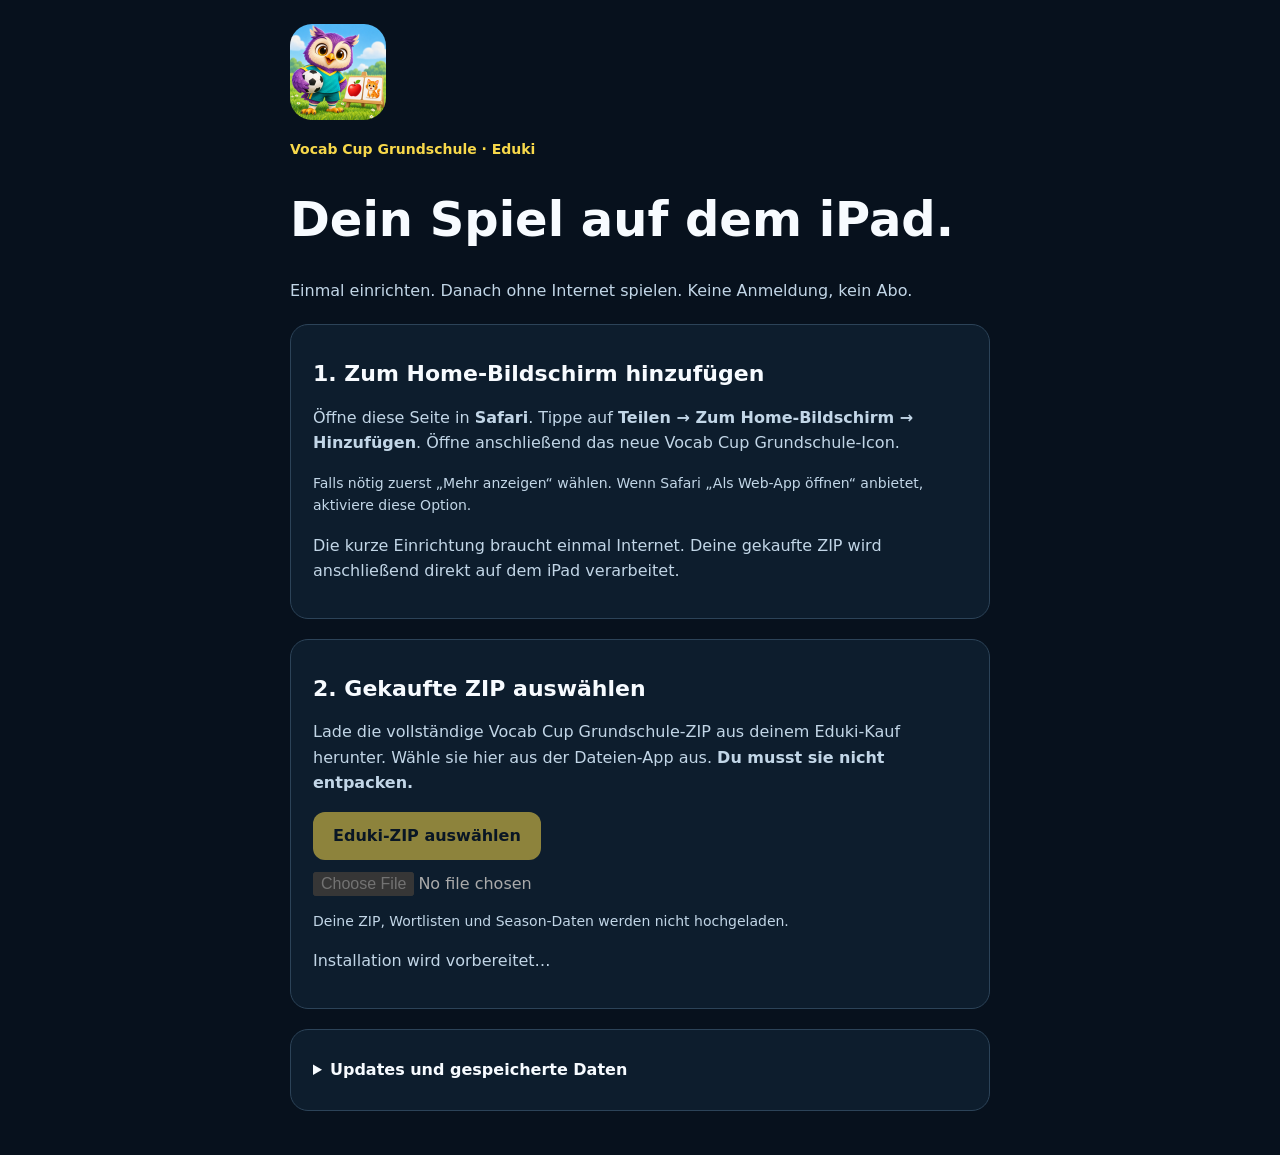
<file: vocab-gs/index.html>
<!doctype html>
<html lang="de">
<head>
  <meta charset="utf-8">
  <meta name="viewport" content="width=device-width, initial-scale=1, viewport-fit=cover">
  <meta name="theme-color" content="#07111d">
  <meta name="apple-mobile-web-app-capable" content="yes">
  <meta name="apple-mobile-web-app-title" content="Vocab Cup Grundschule">
  <meta name="apple-mobile-web-app-status-bar-style" content="default">
  <link rel="manifest" href="manifest.webmanifest">
  <link rel="icon" href="icons/icon-192.png" type="image/png">
  <link rel="apple-touch-icon" href="icons/apple-touch-icon.png">
  <link rel="stylesheet" href="styles.css">
  <title>Vocab Cup Grundschule auf dem iPad installieren</title>
</head>
<body>
  <main>
    <img class="brand" src="icons/icon-192.png" alt="" width="96" height="96">
    <p class="eyebrow">Vocab Cup Grundschule · Eduki</p>
    <h1>Dein Spiel auf dem iPad.</h1>
    <p>Einmal einrichten. Danach ohne Internet spielen. Keine Anmeldung, kein Abo.</p>
    <section id="browserInstructions">
      <h2>1. Zum Home-Bildschirm hinzufügen</h2>
      <p>Öffne diese Seite in <strong>Safari</strong>. Tippe auf <strong>Teilen → Zum Home-Bildschirm → Hinzufügen</strong>. Öffne anschließend das neue Vocab Cup Grundschule-Icon.</p>
      <p class="small">Falls nötig zuerst „Mehr anzeigen“ wählen. Wenn Safari „Als Web-App öffnen“ anbietet, aktiviere diese Option.</p>
      <p>Die kurze Einrichtung braucht einmal Internet. Deine gekaufte ZIP wird anschließend direkt auf dem iPad verarbeitet.</p>
    </section>
    <section>
      <h2>2. Gekaufte ZIP auswählen</h2>
      <p>Lade die vollständige Vocab Cup Grundschule-ZIP aus deinem Eduki-Kauf herunter. Wähle sie hier aus der Dateien-App aus. <strong>Du musst sie nicht entpacken.</strong></p>
      <label class="file-button" for="packageFile">Eduki-ZIP auswählen</label>
      <input id="packageFile" type="file" accept=".zip,application/zip,application/x-zip-compressed" disabled>
      <p class="small">Deine ZIP, Wortlisten und Season-Daten werden nicht hochgeladen.</p>
      <progress id="installProgress" value="0" max="1" hidden aria-label="Installation"></progress>
      <p id="installStatus" role="status">Installation wird vorbereitet…</p>
    </section>
    <section id="installedPanel" hidden>
      <h2>3. Offline spielen</h2>
      <p id="installedDescription"></p>
      <a class="primary" id="playLink" href="game/Vocab%20Cup%20Grundschul-Edition.html">Vocab Cup Grundschule starten</a>
      <p>Zum Prüfen: Flugmodus einschalten, App schließen und über das Vocab Cup Grundschule-Icon erneut öffnen. Auf dem iPad im Querformat spielen.</p>
    </section>
    <details>
      <summary>Updates und gespeicherte Daten</summary>
      <p>Für ein Update exportierst du zuerst die im Spiel angebotenen Backups. Öffne dann im Lehrer-Setup „iPad-Installation / Update“ und wähle die neue Eduki-ZIP. Deine Daten bleiben auf diesem iPad gespeichert.</p>
      <p>iPadOS kann Website-Daten bei Speichermangel oder nach einer Bereinigung löschen. Bewahre ZIP und Backups auf. Dann kannst du das Spiel hier erneut installieren. Ein neues Gerät übernimmt deine Daten nicht automatisch.</p>
      <p>Empfohlen: iPadOS 17 oder neuer, aktuelles Safari und mindestens 1 GB freier Speicher. Die Installation benötigt keine kostenpflichtige Zusatz-App.</p>
    </details>
  </main>
  <script src="config.js"></script>
  <script src="storage.js"></script>
  <script type="module" src="installer.js"></script>
</body>
</html>
</file>
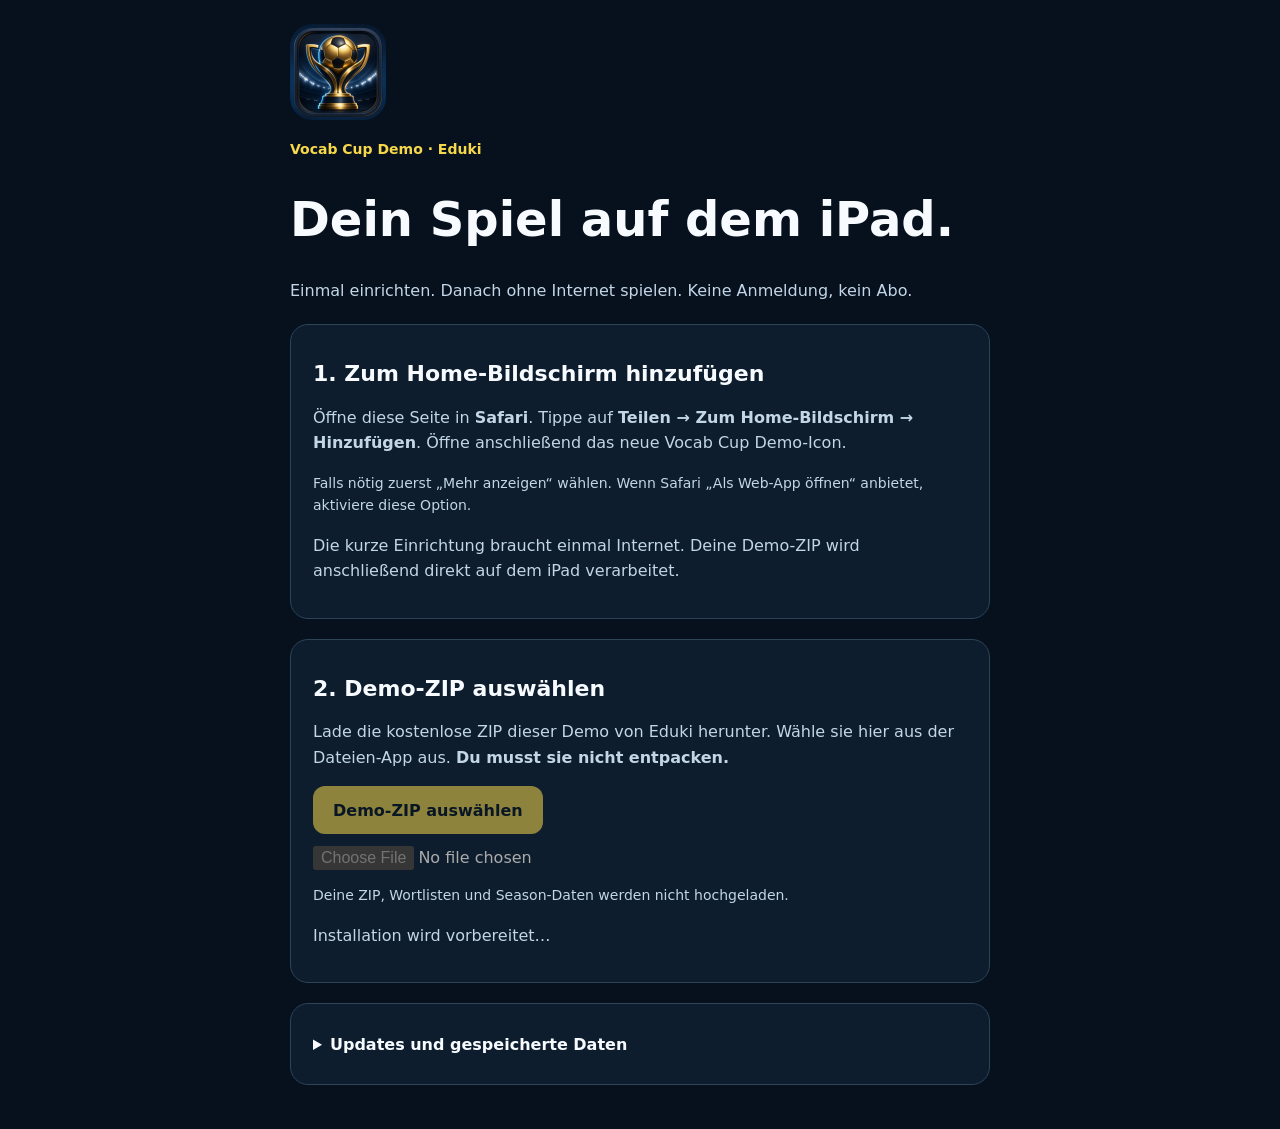
<file: vocab-sek-demo/index.html>
<!doctype html>
<html lang="de">
<head>
  <meta charset="utf-8">
  <meta name="viewport" content="width=device-width, initial-scale=1, viewport-fit=cover">
  <meta name="theme-color" content="#07111d">
  <meta name="apple-mobile-web-app-capable" content="yes">
  <meta name="apple-mobile-web-app-title" content="Vocab Cup Demo">
  <meta name="apple-mobile-web-app-status-bar-style" content="default">
  <link rel="manifest" href="manifest.webmanifest">
  <link rel="icon" href="icons/icon-192.png" type="image/png">
  <link rel="apple-touch-icon" href="icons/apple-touch-icon.png">
  <link rel="stylesheet" href="styles.css">
  <title>Vocab Cup Demo auf dem iPad installieren</title>
</head>
<body>
  <main>
    <img class="brand" src="icons/icon-192.png" alt="" width="96" height="96">
    <p class="eyebrow">Vocab Cup Demo · Eduki</p>
    <h1>Dein Spiel auf dem iPad.</h1>
    <p>Einmal einrichten. Danach ohne Internet spielen. Keine Anmeldung, kein Abo.</p>
    <section id="browserInstructions">
      <h2>1. Zum Home-Bildschirm hinzufügen</h2>
      <p>Öffne diese Seite in <strong>Safari</strong>. Tippe auf <strong>Teilen → Zum Home-Bildschirm → Hinzufügen</strong>. Öffne anschließend das neue Vocab Cup Demo-Icon.</p>
      <p class="small">Falls nötig zuerst „Mehr anzeigen“ wählen. Wenn Safari „Als Web-App öffnen“ anbietet, aktiviere diese Option.</p>
      <p>Die kurze Einrichtung braucht einmal Internet. Deine Demo-ZIP wird anschließend direkt auf dem iPad verarbeitet.</p>
    </section>
    <section>
      <h2>2. Demo-ZIP auswählen</h2>
      <p>Lade die kostenlose ZIP dieser Demo von Eduki herunter. Wähle sie hier aus der Dateien-App aus. <strong>Du musst sie nicht entpacken.</strong></p>
      <label class="file-button" for="packageFile">Demo-ZIP auswählen</label>
      <input id="packageFile" type="file" accept=".zip,application/zip,application/x-zip-compressed" disabled>
      <p class="small">Deine ZIP, Wortlisten und Season-Daten werden nicht hochgeladen.</p>
      <progress id="installProgress" value="0" max="1" hidden aria-label="Installation"></progress>
      <p id="installStatus" role="status">Installation wird vorbereitet…</p>
    </section>
    <section id="installedPanel" hidden>
      <h2>3. Offline spielen</h2>
      <p id="installedDescription"></p>
      <a class="primary" id="playLink" href="game/Start%20Vocab%20Cup.html">Vocab Cup Demo starten</a>
      <p>Zum Prüfen: Flugmodus einschalten, App schließen und über das Vocab Cup Demo-Icon erneut öffnen. Auf dem iPad im Querformat spielen.</p>
    </section>
    <details>
      <summary>Updates und gespeicherte Daten</summary>
      <p>Für ein Update exportierst du zuerst die im Spiel angebotenen Backups. Öffne dann im Lehrer-Setup „iPad-Installation / Update“ und wähle die neue Eduki-ZIP. Deine Daten bleiben auf diesem iPad gespeichert.</p>
      <p>iPadOS kann Website-Daten bei Speichermangel oder nach einer Bereinigung löschen. Bewahre ZIP und Backups auf. Dann kannst du das Spiel hier erneut installieren. Ein neues Gerät übernimmt deine Daten nicht automatisch.</p>
      <p>Empfohlen: iPadOS 17 oder neuer, aktuelles Safari und mindestens 1 GB freier Speicher. Die Installation benötigt keine kostenpflichtige Zusatz-App.</p>
    </details>
  </main>
  <script src="config.js"></script>
  <script src="storage.js"></script>
  <script type="module" src="installer.js"></script>
</body>
</html>
</file>
<file: styles.css>
:root { color-scheme: dark; font-family: system-ui, sans-serif; background: #07111d; color: #f7fbff; }
* { box-sizing: border-box; }
body { margin: 0; padding: max(24px, env(safe-area-inset-top)) max(20px, env(safe-area-inset-right)) max(24px, env(safe-area-inset-bottom)) max(20px, env(safe-area-inset-left)); }
main { max-width: 700px; margin: 0 auto; }
.brand { border-radius: 22px; }
.eyebrow { color: #f7d84a; font-size: 14px; font-weight: 700; }
h1 { font-size: clamp(30px, 6vw, 48px); line-height: 1.12; }
h2 { font-size: 22px; }
p { line-height: 1.6; color: #c2d6e7; }
section, details { padding: 18px 22px; margin-block: 20px; border: 1px solid #2c4358; border-radius: 18px; background: #0d1d2d; }
.file-button, .primary { display: inline-flex; align-items: center; min-height: 48px; padding: 12px 20px; border-radius: 12px; background: #f7d84a; color: #07111d; font-weight: 700; text-decoration: none; cursor: pointer; }
.file-button:has(+ input:disabled) { opacity: .55; cursor: wait; }
input[type=file] { display: block; max-width: 100%; margin-top: 12px; font: inherit; }
.small { font-size: 14px; }
progress { display: block; width: 100%; margin-top: 18px; accent-color: #f7d84a; }
[hidden] { display: none !important; }
summary { cursor: pointer; min-height: 44px; align-content: center; font-weight: 700; }
a:focus-visible, label:focus-within, summary:focus-visible, input:focus-visible { outline: 3px solid #4cc9f0; outline-offset: 4px; }
</file>
<file: daz-demo/styles.css>
:root { color-scheme: dark; font-family: system-ui, sans-serif; background: #07111d; color: #f7fbff; }
* { box-sizing: border-box; }
body { margin: 0; padding: max(24px, env(safe-area-inset-top)) max(20px, env(safe-area-inset-right)) max(24px, env(safe-area-inset-bottom)) max(20px, env(safe-area-inset-left)); }
main { max-width: 700px; margin: 0 auto; }
.brand { border-radius: 22px; }
.eyebrow { color: #f7d84a; font-size: 14px; font-weight: 700; }
h1 { font-size: clamp(30px, 6vw, 48px); line-height: 1.12; }
h2 { font-size: 22px; }
p { line-height: 1.6; color: #c2d6e7; }
section, details { padding: 18px 22px; margin-block: 20px; border: 1px solid #2c4358; border-radius: 18px; background: #0d1d2d; }
.file-button, .primary { display: inline-flex; align-items: center; min-height: 48px; padding: 12px 20px; border-radius: 12px; background: #f7d84a; color: #07111d; font-weight: 700; text-decoration: none; cursor: pointer; }
.file-button:has(+ input:disabled) { opacity: .55; cursor: wait; }
input[type=file] { display: block; max-width: 100%; margin-top: 12px; font: inherit; }
.small { font-size: 14px; }
progress { display: block; width: 100%; margin-top: 18px; accent-color: #f7d84a; }
[hidden] { display: none !important; }
summary { cursor: pointer; min-height: 44px; align-content: center; font-weight: 700; }
a:focus-visible, label:focus-within, summary:focus-visible, input:focus-visible { outline: 3px solid #4cc9f0; outline-offset: 4px; }
</file>
<file: daz/styles.css>
:root { color-scheme: dark; font-family: system-ui, sans-serif; background: #07111d; color: #f7fbff; }
* { box-sizing: border-box; }
body { margin: 0; padding: max(24px, env(safe-area-inset-top)) max(20px, env(safe-area-inset-right)) max(24px, env(safe-area-inset-bottom)) max(20px, env(safe-area-inset-left)); }
main { max-width: 700px; margin: 0 auto; }
.brand { border-radius: 22px; }
.eyebrow { color: #f7d84a; font-size: 14px; font-weight: 700; }
h1 { font-size: clamp(30px, 6vw, 48px); line-height: 1.12; }
h2 { font-size: 22px; }
p { line-height: 1.6; color: #c2d6e7; }
section, details { padding: 18px 22px; margin-block: 20px; border: 1px solid #2c4358; border-radius: 18px; background: #0d1d2d; }
.file-button, .primary { display: inline-flex; align-items: center; min-height: 48px; padding: 12px 20px; border-radius: 12px; background: #f7d84a; color: #07111d; font-weight: 700; text-decoration: none; cursor: pointer; }
.file-button:has(+ input:disabled) { opacity: .55; cursor: wait; }
input[type=file] { display: block; max-width: 100%; margin-top: 12px; font: inherit; }
.small { font-size: 14px; }
progress { display: block; width: 100%; margin-top: 18px; accent-color: #f7d84a; }
[hidden] { display: none !important; }
summary { cursor: pointer; min-height: 44px; align-content: center; font-weight: 700; }
a:focus-visible, label:focus-within, summary:focus-visible, input:focus-visible { outline: 3px solid #4cc9f0; outline-offset: 4px; }
</file>
<file: funkelhain/styles.css>
:root { color-scheme: dark; font-family: system-ui, sans-serif; background: #101d32; color: #f7fbff; }
* { box-sizing: border-box; }
body { margin: 0; padding: max(24px, env(safe-area-inset-top)) max(20px, env(safe-area-inset-right)) max(24px, env(safe-area-inset-bottom)) max(20px, env(safe-area-inset-left)); }
main { max-width: 700px; margin: 0 auto; }
.brand { border-radius: 22px; }
.eyebrow { color: #e7c77f; font-size: 14px; font-weight: 700; }
h1 { font-size: clamp(30px, 6vw, 48px); line-height: 1.12; }
h2 { font-size: 22px; }
p { line-height: 1.6; color: #c2d6e7; }
section, details { padding: 18px 22px; margin-block: 20px; border: 1px solid #2c4358; border-radius: 18px; background: #15283c; }
.file-button, .primary { display: inline-flex; align-items: center; min-height: 48px; padding: 12px 20px; border-radius: 12px; background: #e7c77f; color: #101d32; font-weight: 700; text-decoration: none; cursor: pointer; }
.file-button:has(+ input:disabled) { opacity: .55; cursor: wait; }
input[type=file] { display: block; max-width: 100%; margin-top: 12px; font: inherit; }
.small { font-size: 14px; }
progress { display: block; width: 100%; margin-top: 18px; accent-color: #e7c77f; }
[hidden] { display: none !important; }
summary { cursor: pointer; min-height: 44px; align-content: center; font-weight: 700; }
a:focus-visible, label:focus-within, summary:focus-visible, input:focus-visible { outline: 3px solid #4cc9f0; outline-offset: 4px; }
</file>
<file: math-gs-demo/styles.css>
:root { color-scheme: dark; font-family: system-ui, sans-serif; background: #07111d; color: #f7fbff; }
* { box-sizing: border-box; }
body { margin: 0; padding: max(24px, env(safe-area-inset-top)) max(20px, env(safe-area-inset-right)) max(24px, env(safe-area-inset-bottom)) max(20px, env(safe-area-inset-left)); }
main { max-width: 700px; margin: 0 auto; }
.brand { border-radius: 22px; }
.eyebrow { color: #f7d84a; font-size: 14px; font-weight: 700; }
h1 { font-size: clamp(30px, 6vw, 48px); line-height: 1.12; }
h2 { font-size: 22px; }
p { line-height: 1.6; color: #c2d6e7; }
section, details { padding: 18px 22px; margin-block: 20px; border: 1px solid #2c4358; border-radius: 18px; background: #0d1d2d; }
.file-button, .primary { display: inline-flex; align-items: center; min-height: 48px; padding: 12px 20px; border-radius: 12px; background: #f7d84a; color: #07111d; font-weight: 700; text-decoration: none; cursor: pointer; }
.file-button:has(+ input:disabled) { opacity: .55; cursor: wait; }
input[type=file] { display: block; max-width: 100%; margin-top: 12px; font: inherit; }
.small { font-size: 14px; }
progress { display: block; width: 100%; margin-top: 18px; accent-color: #f7d84a; }
[hidden] { display: none !important; }
summary { cursor: pointer; min-height: 44px; align-content: center; font-weight: 700; }
a:focus-visible, label:focus-within, summary:focus-visible, input:focus-visible { outline: 3px solid #4cc9f0; outline-offset: 4px; }
</file>
<file: math-gs/styles.css>
:root { color-scheme: dark; font-family: system-ui, sans-serif; background: #07111d; color: #f7fbff; }
* { box-sizing: border-box; }
body { margin: 0; padding: max(24px, env(safe-area-inset-top)) max(20px, env(safe-area-inset-right)) max(24px, env(safe-area-inset-bottom)) max(20px, env(safe-area-inset-left)); }
main { max-width: 700px; margin: 0 auto; }
.brand { border-radius: 22px; }
.eyebrow { color: #f7d84a; font-size: 14px; font-weight: 700; }
h1 { font-size: clamp(30px, 6vw, 48px); line-height: 1.12; }
h2 { font-size: 22px; }
p { line-height: 1.6; color: #c2d6e7; }
section, details { padding: 18px 22px; margin-block: 20px; border: 1px solid #2c4358; border-radius: 18px; background: #0d1d2d; }
.file-button, .primary { display: inline-flex; align-items: center; min-height: 48px; padding: 12px 20px; border-radius: 12px; background: #f7d84a; color: #07111d; font-weight: 700; text-decoration: none; cursor: pointer; }
.file-button:has(+ input:disabled) { opacity: .55; cursor: wait; }
input[type=file] { display: block; max-width: 100%; margin-top: 12px; font: inherit; }
.small { font-size: 14px; }
progress { display: block; width: 100%; margin-top: 18px; accent-color: #f7d84a; }
[hidden] { display: none !important; }
summary { cursor: pointer; min-height: 44px; align-content: center; font-weight: 700; }
a:focus-visible, label:focus-within, summary:focus-visible, input:focus-visible { outline: 3px solid #4cc9f0; outline-offset: 4px; }
</file>
<file: math-sek-demo/styles.css>
:root { color-scheme: dark; font-family: system-ui, sans-serif; background: #07111d; color: #f7fbff; }
* { box-sizing: border-box; }
body { margin: 0; padding: max(24px, env(safe-area-inset-top)) max(20px, env(safe-area-inset-right)) max(24px, env(safe-area-inset-bottom)) max(20px, env(safe-area-inset-left)); }
main { max-width: 700px; margin: 0 auto; }
.brand { border-radius: 22px; }
.eyebrow { color: #f7d84a; font-size: 14px; font-weight: 700; }
h1 { font-size: clamp(30px, 6vw, 48px); line-height: 1.12; }
h2 { font-size: 22px; }
p { line-height: 1.6; color: #c2d6e7; }
section, details { padding: 18px 22px; margin-block: 20px; border: 1px solid #2c4358; border-radius: 18px; background: #0d1d2d; }
.file-button, .primary { display: inline-flex; align-items: center; min-height: 48px; padding: 12px 20px; border-radius: 12px; background: #f7d84a; color: #07111d; font-weight: 700; text-decoration: none; cursor: pointer; }
.file-button:has(+ input:disabled) { opacity: .55; cursor: wait; }
input[type=file] { display: block; max-width: 100%; margin-top: 12px; font: inherit; }
.small { font-size: 14px; }
progress { display: block; width: 100%; margin-top: 18px; accent-color: #f7d84a; }
[hidden] { display: none !important; }
summary { cursor: pointer; min-height: 44px; align-content: center; font-weight: 700; }
a:focus-visible, label:focus-within, summary:focus-visible, input:focus-visible { outline: 3px solid #4cc9f0; outline-offset: 4px; }
</file>
<file: math-sek/styles.css>
:root { color-scheme: dark; font-family: system-ui, sans-serif; background: #07111d; color: #f7fbff; }
* { box-sizing: border-box; }
body { margin: 0; padding: max(24px, env(safe-area-inset-top)) max(20px, env(safe-area-inset-right)) max(24px, env(safe-area-inset-bottom)) max(20px, env(safe-area-inset-left)); }
main { max-width: 700px; margin: 0 auto; }
.brand { border-radius: 22px; }
.eyebrow { color: #f7d84a; font-size: 14px; font-weight: 700; }
h1 { font-size: clamp(30px, 6vw, 48px); line-height: 1.12; }
h2 { font-size: 22px; }
p { line-height: 1.6; color: #c2d6e7; }
section, details { padding: 18px 22px; margin-block: 20px; border: 1px solid #2c4358; border-radius: 18px; background: #0d1d2d; }
.file-button, .primary { display: inline-flex; align-items: center; min-height: 48px; padding: 12px 20px; border-radius: 12px; background: #f7d84a; color: #07111d; font-weight: 700; text-decoration: none; cursor: pointer; }
.file-button:has(+ input:disabled) { opacity: .55; cursor: wait; }
input[type=file] { display: block; max-width: 100%; margin-top: 12px; font: inherit; }
.small { font-size: 14px; }
progress { display: block; width: 100%; margin-top: 18px; accent-color: #f7d84a; }
[hidden] { display: none !important; }
summary { cursor: pointer; min-height: 44px; align-content: center; font-weight: 700; }
a:focus-visible, label:focus-within, summary:focus-visible, input:focus-visible { outline: 3px solid #4cc9f0; outline-offset: 4px; }
</file>
<file: solara/styles.css>
:root { color-scheme: dark; font-family: system-ui, sans-serif; background: #07111d; color: #f7fbff; }
* { box-sizing: border-box; }
body { margin: 0; padding: max(24px, env(safe-area-inset-top)) max(20px, env(safe-area-inset-right)) max(24px, env(safe-area-inset-bottom)) max(20px, env(safe-area-inset-left)); }
main { max-width: 700px; margin: 0 auto; }
.brand { border-radius: 22px; }
.eyebrow { color: #f7d84a; font-size: 14px; font-weight: 700; }
h1 { font-size: clamp(30px, 6vw, 48px); line-height: 1.12; }
h2 { font-size: 22px; }
p { line-height: 1.6; color: #c2d6e7; }
section, details { padding: 18px 22px; margin-block: 20px; border: 1px solid #2c4358; border-radius: 18px; background: #0d1d2d; }
.file-button, .primary { display: inline-flex; align-items: center; min-height: 48px; padding: 12px 20px; border-radius: 12px; background: #f7d84a; color: #07111d; font-weight: 700; text-decoration: none; cursor: pointer; }
.file-button:has(+ input:disabled) { opacity: .55; cursor: wait; }
input[type=file] { display: block; max-width: 100%; margin-top: 12px; font: inherit; }
.small { font-size: 14px; }
progress { display: block; width: 100%; margin-top: 18px; accent-color: #f7d84a; }
[hidden] { display: none !important; }
summary { cursor: pointer; min-height: 44px; align-content: center; font-weight: 700; }
a:focus-visible, label:focus-within, summary:focus-visible, input:focus-visible { outline: 3px solid #4cc9f0; outline-offset: 4px; }
</file>
<file: vocab-gs-demo/styles.css>
:root { color-scheme: dark; font-family: system-ui, sans-serif; background: #07111d; color: #f7fbff; }
* { box-sizing: border-box; }
body { margin: 0; padding: max(24px, env(safe-area-inset-top)) max(20px, env(safe-area-inset-right)) max(24px, env(safe-area-inset-bottom)) max(20px, env(safe-area-inset-left)); }
main { max-width: 700px; margin: 0 auto; }
.brand { border-radius: 22px; }
.eyebrow { color: #f7d84a; font-size: 14px; font-weight: 700; }
h1 { font-size: clamp(30px, 6vw, 48px); line-height: 1.12; }
h2 { font-size: 22px; }
p { line-height: 1.6; color: #c2d6e7; }
section, details { padding: 18px 22px; margin-block: 20px; border: 1px solid #2c4358; border-radius: 18px; background: #0d1d2d; }
.file-button, .primary { display: inline-flex; align-items: center; min-height: 48px; padding: 12px 20px; border-radius: 12px; background: #f7d84a; color: #07111d; font-weight: 700; text-decoration: none; cursor: pointer; }
.file-button:has(+ input:disabled) { opacity: .55; cursor: wait; }
input[type=file] { display: block; max-width: 100%; margin-top: 12px; font: inherit; }
.small { font-size: 14px; }
progress { display: block; width: 100%; margin-top: 18px; accent-color: #f7d84a; }
[hidden] { display: none !important; }
summary { cursor: pointer; min-height: 44px; align-content: center; font-weight: 700; }
a:focus-visible, label:focus-within, summary:focus-visible, input:focus-visible { outline: 3px solid #4cc9f0; outline-offset: 4px; }
</file>
<file: vocab-gs/styles.css>
:root { color-scheme: dark; font-family: system-ui, sans-serif; background: #07111d; color: #f7fbff; }
* { box-sizing: border-box; }
body { margin: 0; padding: max(24px, env(safe-area-inset-top)) max(20px, env(safe-area-inset-right)) max(24px, env(safe-area-inset-bottom)) max(20px, env(safe-area-inset-left)); }
main { max-width: 700px; margin: 0 auto; }
.brand { border-radius: 22px; }
.eyebrow { color: #f7d84a; font-size: 14px; font-weight: 700; }
h1 { font-size: clamp(30px, 6vw, 48px); line-height: 1.12; }
h2 { font-size: 22px; }
p { line-height: 1.6; color: #c2d6e7; }
section, details { padding: 18px 22px; margin-block: 20px; border: 1px solid #2c4358; border-radius: 18px; background: #0d1d2d; }
.file-button, .primary { display: inline-flex; align-items: center; min-height: 48px; padding: 12px 20px; border-radius: 12px; background: #f7d84a; color: #07111d; font-weight: 700; text-decoration: none; cursor: pointer; }
.file-button:has(+ input:disabled) { opacity: .55; cursor: wait; }
input[type=file] { display: block; max-width: 100%; margin-top: 12px; font: inherit; }
.small { font-size: 14px; }
progress { display: block; width: 100%; margin-top: 18px; accent-color: #f7d84a; }
[hidden] { display: none !important; }
summary { cursor: pointer; min-height: 44px; align-content: center; font-weight: 700; }
a:focus-visible, label:focus-within, summary:focus-visible, input:focus-visible { outline: 3px solid #4cc9f0; outline-offset: 4px; }
</file>
<file: vocab-sek-demo/styles.css>
:root { color-scheme: dark; font-family: system-ui, sans-serif; background: #07111d; color: #f7fbff; }
* { box-sizing: border-box; }
body { margin: 0; padding: max(24px, env(safe-area-inset-top)) max(20px, env(safe-area-inset-right)) max(24px, env(safe-area-inset-bottom)) max(20px, env(safe-area-inset-left)); }
main { max-width: 700px; margin: 0 auto; }
.brand { border-radius: 22px; }
.eyebrow { color: #f7d84a; font-size: 14px; font-weight: 700; }
h1 { font-size: clamp(30px, 6vw, 48px); line-height: 1.12; }
h2 { font-size: 22px; }
p { line-height: 1.6; color: #c2d6e7; }
section, details { padding: 18px 22px; margin-block: 20px; border: 1px solid #2c4358; border-radius: 18px; background: #0d1d2d; }
.file-button, .primary { display: inline-flex; align-items: center; min-height: 48px; padding: 12px 20px; border-radius: 12px; background: #f7d84a; color: #07111d; font-weight: 700; text-decoration: none; cursor: pointer; }
.file-button:has(+ input:disabled) { opacity: .55; cursor: wait; }
input[type=file] { display: block; max-width: 100%; margin-top: 12px; font: inherit; }
.small { font-size: 14px; }
progress { display: block; width: 100%; margin-top: 18px; accent-color: #f7d84a; }
[hidden] { display: none !important; }
summary { cursor: pointer; min-height: 44px; align-content: center; font-weight: 700; }
a:focus-visible, label:focus-within, summary:focus-visible, input:focus-visible { outline: 3px solid #4cc9f0; outline-offset: 4px; }
</file>
